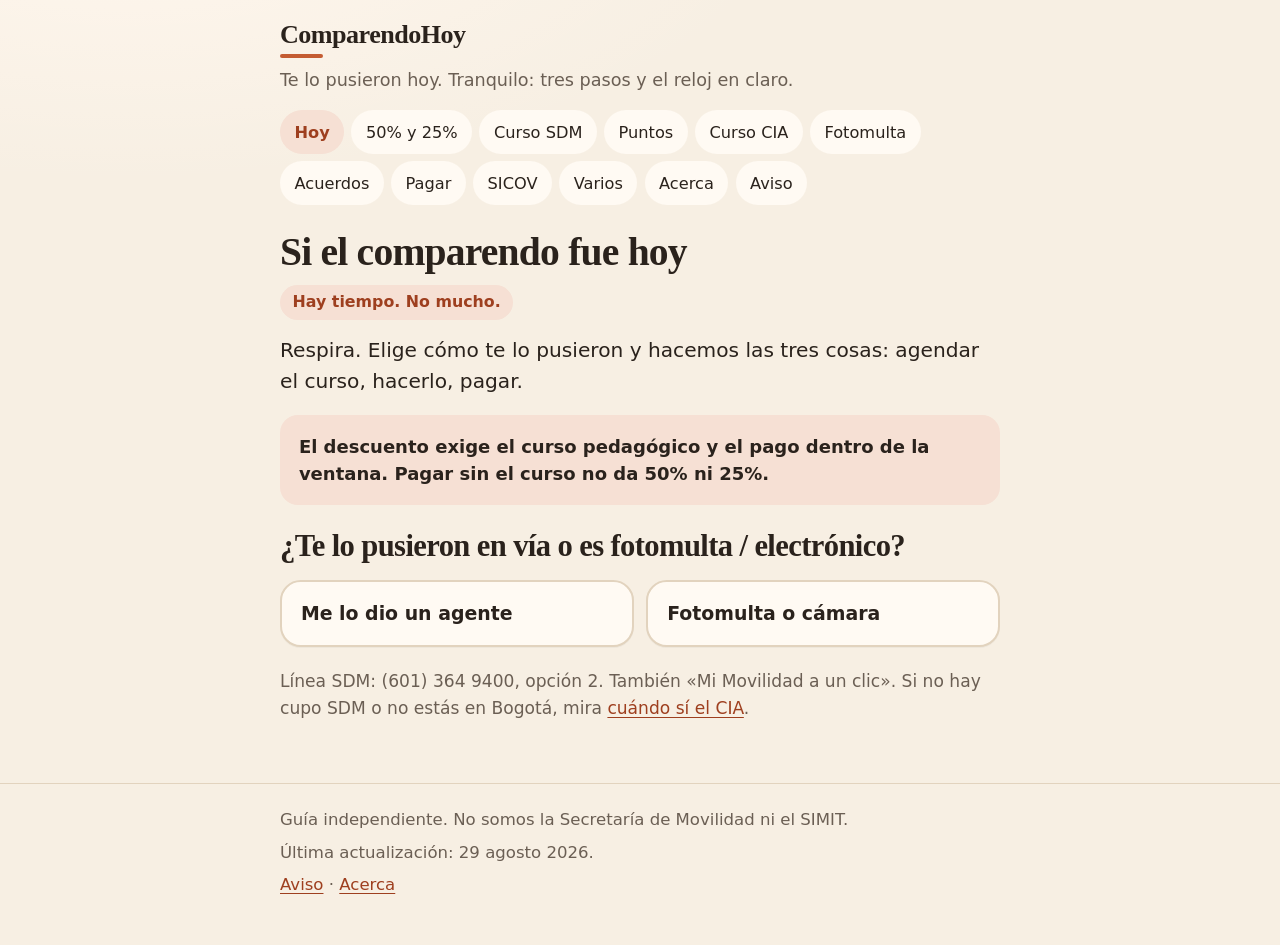
<file: index.html>
<!DOCTYPE html>
<html lang="es">
<head>
  <meta charset="utf-8">
  <meta name="viewport" content="width=device-width, initial-scale=1">
  <title>Si el comparendo fue hoy — ComparendoHoy</title>
  <meta name="description" content="Qué hacer el mismo día de un comparendo en Bogotá: vía o fotomulta, curso SDM y pago con descuento.">
  <link rel="stylesheet" href="css/sitio.css">
  <link rel="icon" href="favicon.svg" type="image/svg+xml">
</head>
<body>
  <a class="skip" href="#contenido">Saltar al contenido</a>
  <header class="site-header">
    <div class="wrap">
      <a class="brand" href="index.html">ComparendoHoy</a>
      <p class="tag">Te lo pusieron hoy. Tranquilo: tres pasos y el reloj en claro.</p>
      <nav class="nav" aria-label="Secciones">
      <a href="index.html" aria-current="page">Hoy</a>
      <a href="descuento-50-25.html">50% y 25%</a>
      <a href="curso-pedagogico-sdm.html">Curso SDM</a>
      <a href="puntos-curso-sdm.html">Puntos</a>
      <a href="curso-cia-cuando-si.html">Curso CIA</a>
      <a href="fotomulta.html">Fotomulta</a>
      <a href="acuerdos-de-pago.html">Acuerdos</a>
      <a href="consultar-y-pagar.html">Pagar</a>
      <a href="sicov.html">SICOV</a>
      <a href="varios-comparendos.html">Varios</a>
      <a href="acerca.html">Acerca</a>
      <a href="aviso.html">Aviso</a>
      </nav>
    </div>
  </header>
  <main id="contenido" class="site-main">
    <div class="wrap">
      <h1>Si el comparendo fue hoy</h1>
      <p class="sello">Hay tiempo. No mucho.</p>
      <p class="lead">Respira. Elige cómo te lo pusieron y hacemos las tres cosas: agendar el curso, hacerlo, pagar.</p>
      <div class="duro">
        <p>El descuento exige el curso pedagógico y el pago dentro de la ventana. Pagar sin el curso no da 50% ni 25%.</p>
      </div>
      <h2 class="pregunta">¿Te lo pusieron en vía o es fotomulta / electrónico?</h2>
      <noscript>
        <p class="aviso-ns">Sin JavaScript. Ve directo al <a href="#rama-via">reloj en vía</a> o al <a href="#rama-foto">reloj de fotomulta</a>.</p>
      </noscript>
      <div class="ramas">
        <button type="button" class="rama-btn" id="btn-via" aria-pressed="false" aria-controls="rama-via">Me lo dio un agente</button>
        <button type="button" class="rama-btn" id="btn-foto" aria-pressed="false" aria-controls="rama-foto">Fotomulta o cámara</button>
      </div>

      <section class="rama" id="rama-via" aria-labelledby="tit-via">
        <h2 class="reloj-titulo" id="tit-via">Reloj en vía</h2>
        <p>Un agente te lo impuso. El reloj arranca el día de la imposición. Días hábiles. No cuentan sábados, domingos ni festivos. Ley 769 de 2002, art. 136.</p>
        <div class="tramos">
          <div class="tramo">
            <strong>50%</strong>
            Días hábiles 1 a 5: curso pedagógico y pago.
          </div>
          <div class="tramo segundo">
            <strong>25%</strong>
            Días hábiles 6 a 20: curso pedagógico y pago.
          </div>
          <div class="tramo fuera">
            Después del día 20 hábil esa ventana de descuento se acabó.
          </div>
        </div>
        <h3>Las tres acciones</h3>
        <ol class="pasos">
          <li><a href="curso-pedagogico-sdm.html">Agendar el curso SDM</a>. Es gratis. Sin intermediarios.</li>
          <li><a href="puntos-curso-sdm.html">Hacer el curso</a>. Un curso por cada orden de comparendo. Documento original. RUNT inscrito.</li>
          <li>Pagar. El volante con descuento sale después del curso. Pagar antes, sin el curso, no te deja el 50 ni el 25.</li>
        </ol>
        <div class="btn-fila">
          <a class="btn" href="https://www.movilidadbogota.gov.co/">Agendar en movilidadbogota.gov.co</a>
          <a class="btn btn-sec" href="descuento-50-25.html">Ver plazos y bandas 2026</a>
        </div>
      </section>

      <section class="rama" id="rama-foto" aria-labelledby="tit-foto">
        <h2 class="reloj-titulo" id="tit-foto">Reloj fotomulta / electrónico</h2>
        <p>El reloj no es el de la foto. Es el de la <strong>notificación</strong>. Si aún no te notificaron, esa ventana de 11 días no empezó.</p>
        <div class="tramos">
          <div class="tramo">
            <strong>50%</strong>
            11 días hábiles desde la notificación: curso y pago.
          </div>
          <div class="tramo segundo">
            <strong>25%</strong>
            Días hábiles 12 a 26 desde la notificación: curso y pago.
          </div>
          <div class="tramo fuera">
            Después del día 26 hábil esa ventana se acabó.
          </div>
        </div>
        <h3>Las tres acciones</h3>
        <ol class="pasos">
          <li><a href="curso-pedagogico-sdm.html">Agendar el curso SDM</a>. Es gratis. Sin intermediarios.</li>
          <li><a href="puntos-curso-sdm.html">Hacer el curso</a>. Un curso por cada orden de comparendo.</li>
          <li>Pagar con el volante ya descontado. Curso y pago, los dos, dentro de la ventana.</li>
        </ol>
        <div class="btn-fila">
          <a class="btn" href="fotomulta.html">Notificación, no la foto</a>
          <a class="btn btn-sec" href="https://www.movilidadbogota.gov.co/">Agendar en movilidadbogota.gov.co</a>
        </div>
      </section>

      <p class="nota">Línea SDM: (601) 364 9400, opción 2. También «Mi Movilidad a un clic». Si no hay cupo SDM o no estás en Bogotá, mira <a href="curso-cia-cuando-si.html">cuándo sí el CIA</a>.</p>

    </div>
  </main>
  <footer class="site-footer">
    <div class="wrap">
      <p>Guía independiente. No somos la Secretaría de Movilidad ni el SIMIT.</p>
      <p>Última actualización: 29 agosto 2026.</p>
      <p><a href="aviso.html">Aviso</a> · <a href="acerca.html">Acerca</a></p>
    </div>
  </footer>
  <script src="js/rama.js" defer></script>
</body>
</html>
</file>
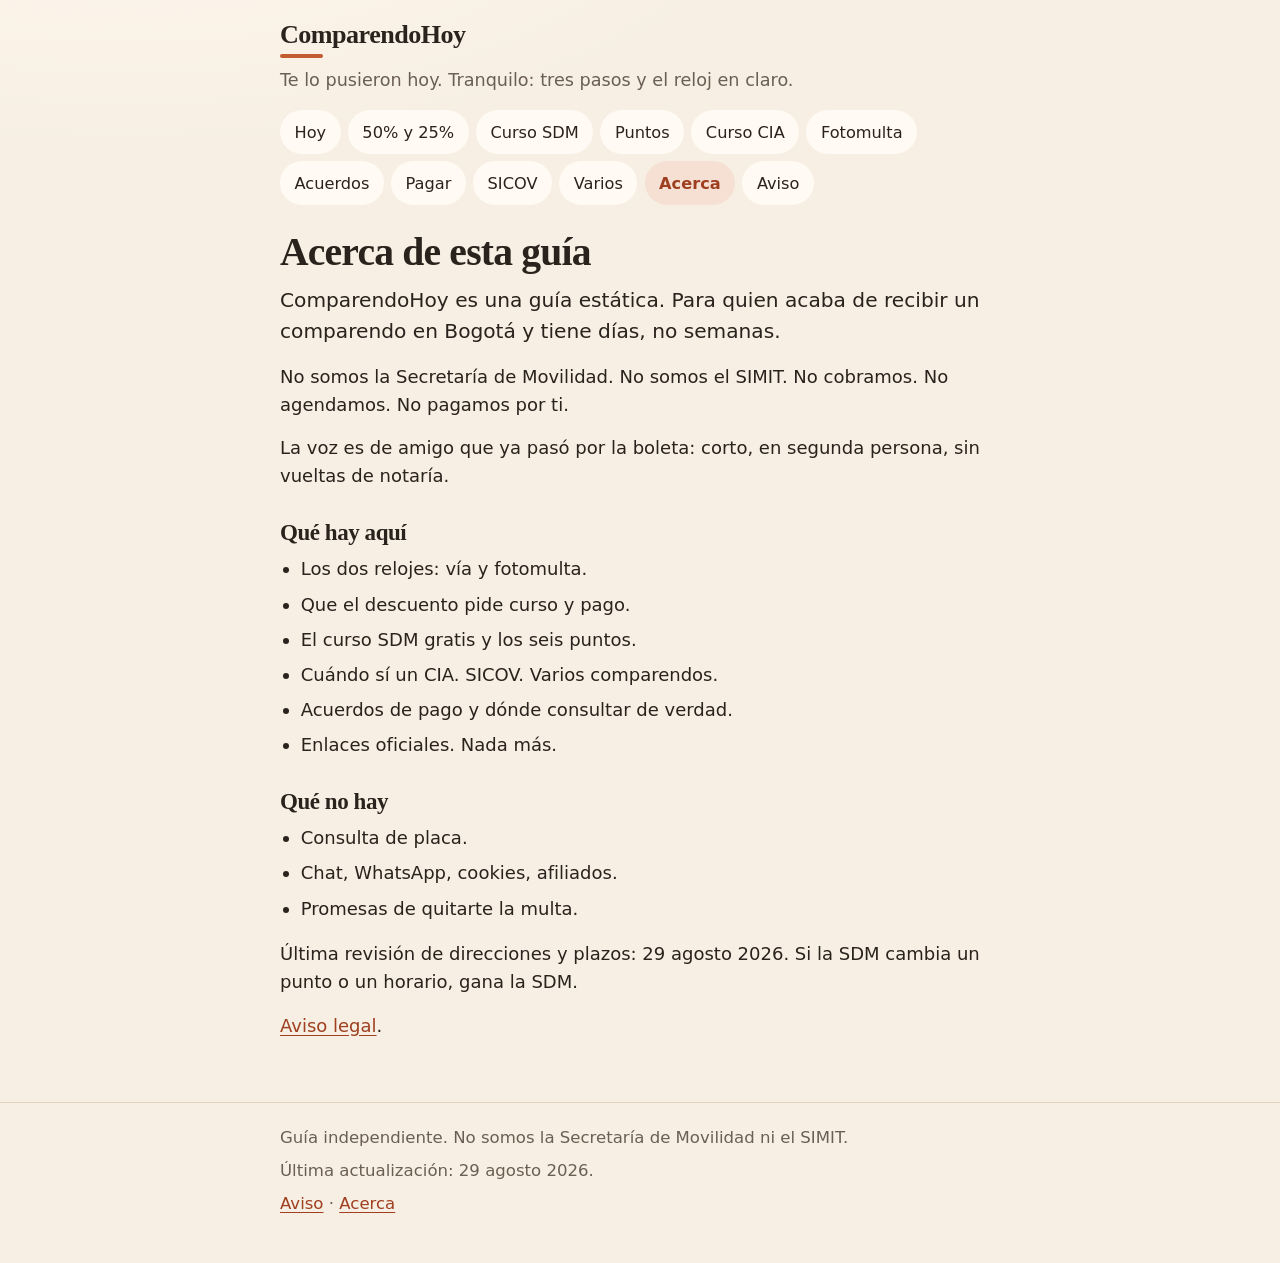
<file: acerca.html>
<!DOCTYPE html>
<html lang="es">
<head>
  <meta charset="utf-8">
  <meta name="viewport" content="width=device-width, initial-scale=1">
  <title>Acerca — ComparendoHoy</title>
  <meta name="description" content="ComparendoHoy es una guía independiente de comparendos en Bogotá. No es la SDM ni el SIMIT.">
  <link rel="stylesheet" href="css/sitio.css">
  <link rel="icon" href="favicon.svg" type="image/svg+xml">
</head>
<body>
  <a class="skip" href="#contenido">Saltar al contenido</a>
  <header class="site-header">
    <div class="wrap">
      <a class="brand" href="index.html">ComparendoHoy</a>
      <p class="tag">Te lo pusieron hoy. Tranquilo: tres pasos y el reloj en claro.</p>
      <nav class="nav" aria-label="Secciones">
      <a href="index.html">Hoy</a>
      <a href="descuento-50-25.html">50% y 25%</a>
      <a href="curso-pedagogico-sdm.html">Curso SDM</a>
      <a href="puntos-curso-sdm.html">Puntos</a>
      <a href="curso-cia-cuando-si.html">Curso CIA</a>
      <a href="fotomulta.html">Fotomulta</a>
      <a href="acuerdos-de-pago.html">Acuerdos</a>
      <a href="consultar-y-pagar.html">Pagar</a>
      <a href="sicov.html">SICOV</a>
      <a href="varios-comparendos.html">Varios</a>
      <a href="acerca.html" aria-current="page">Acerca</a>
      <a href="aviso.html">Aviso</a>
      </nav>
    </div>
  </header>
  <main id="contenido" class="site-main">
    <div class="wrap">
      <h1>Acerca de esta guía</h1>
      <p class="lead">ComparendoHoy es una guía estática. Para quien acaba de recibir un comparendo en Bogotá y tiene días, no semanas.</p>
      <p>No somos la Secretaría de Movilidad. No somos el SIMIT. No cobramos. No agendamos. No pagamos por ti.</p>
      <p>La voz es de amigo que ya pasó por la boleta: corto, en segunda persona, sin vueltas de notaría.</p>
      <h2>Qué hay aquí</h2>
      <ul class="lista">
        <li>Los dos relojes: vía y fotomulta.</li>
        <li>Que el descuento pide curso y pago.</li>
        <li>El curso SDM gratis y los seis puntos.</li>
        <li>Cuándo sí un CIA. SICOV. Varios comparendos.</li>
        <li>Acuerdos de pago y dónde consultar de verdad.</li>
        <li>Enlaces oficiales. Nada más.</li>
      </ul>
      <h2>Qué no hay</h2>
      <ul class="lista">
        <li>Consulta de placa.</li>
        <li>Chat, WhatsApp, cookies, afiliados.</li>
        <li>Promesas de quitarte la multa.</li>
      </ul>
      <p>Última revisión de direcciones y plazos: 29 agosto 2026. Si la SDM cambia un punto o un horario, gana la SDM.</p>
      <p><a href="aviso.html">Aviso legal</a>.</p>

    </div>
  </main>
  <footer class="site-footer">
    <div class="wrap">
      <p>Guía independiente. No somos la Secretaría de Movilidad ni el SIMIT.</p>
      <p>Última actualización: 29 agosto 2026.</p>
      <p><a href="aviso.html">Aviso</a> · <a href="acerca.html">Acerca</a></p>
    </div>
  </footer>
</body>
</html>
</file>
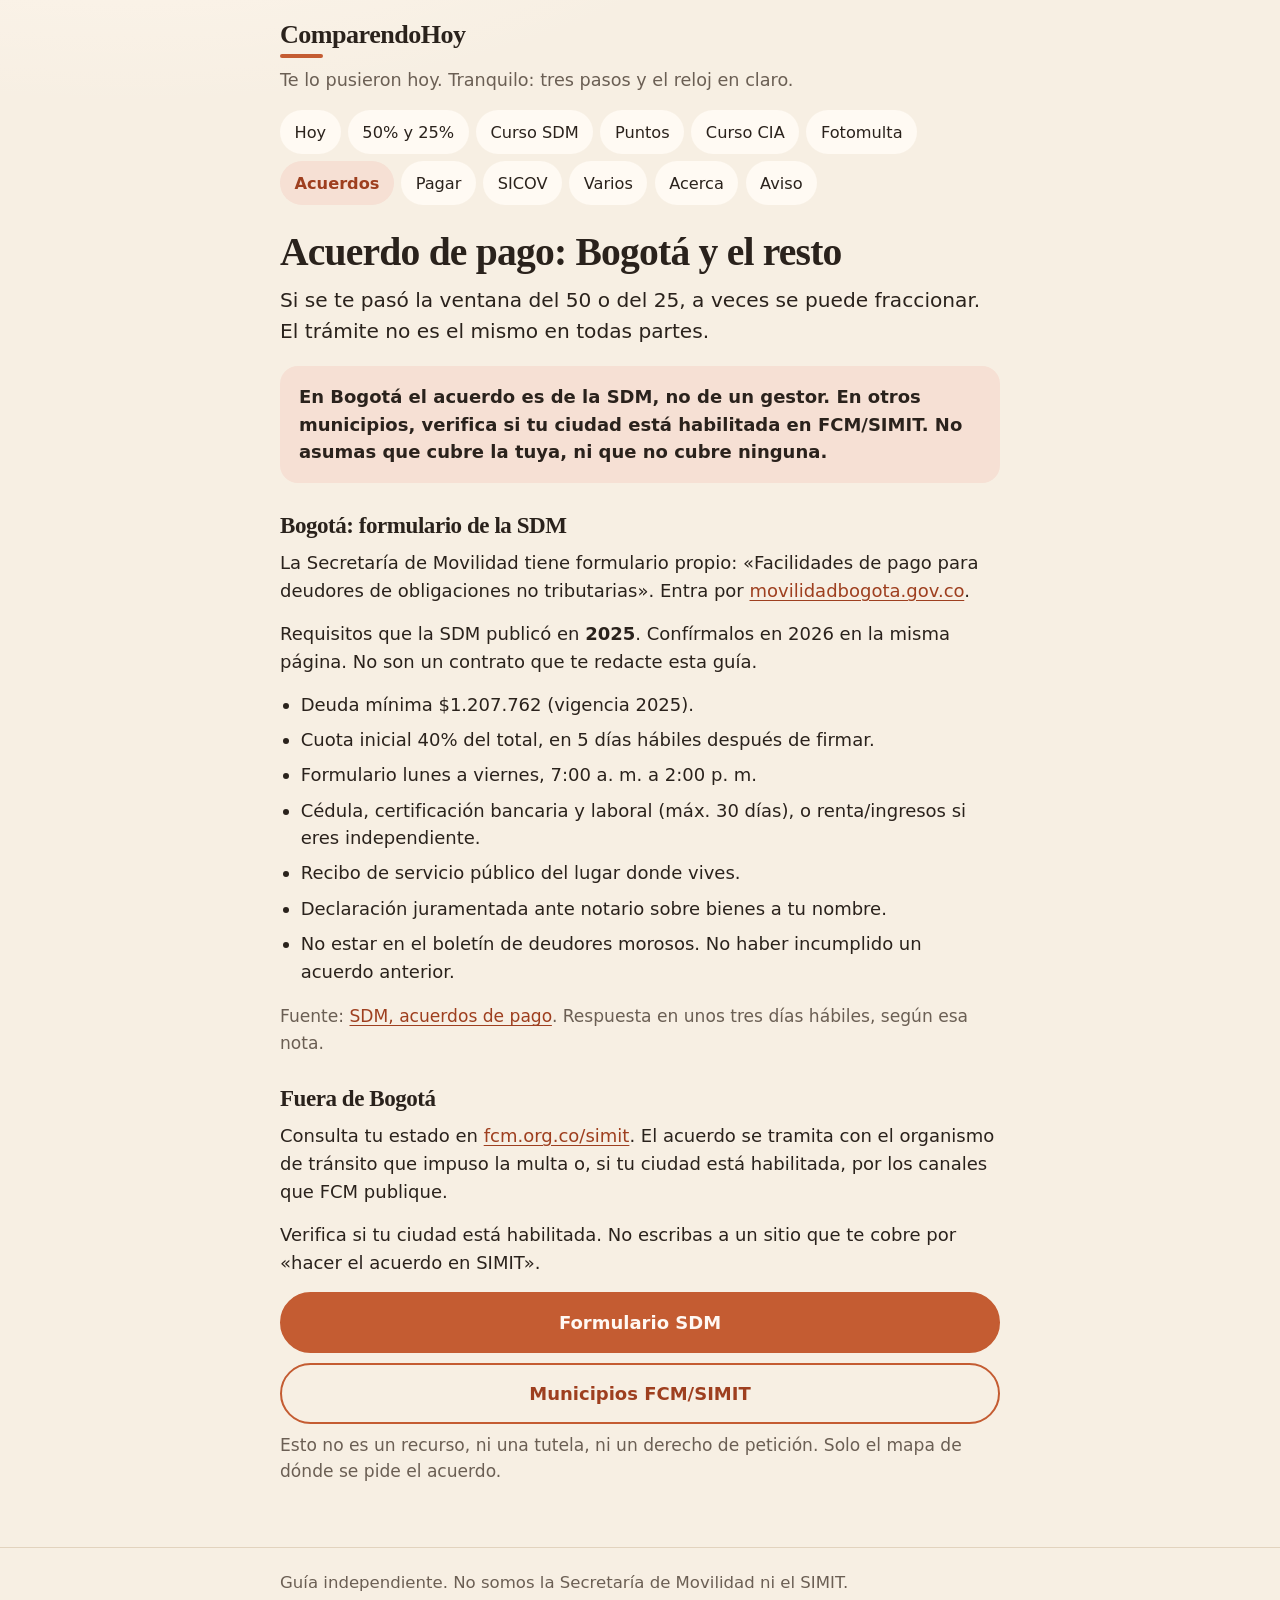
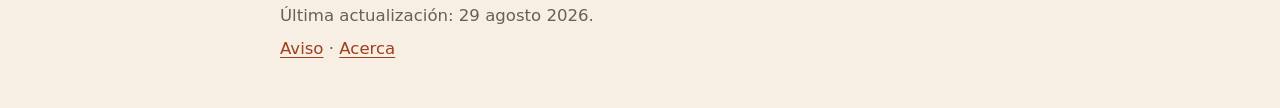
<file: acuerdos-de-pago.html>
<!DOCTYPE html>
<html lang="es">
<head>
  <meta charset="utf-8">
  <meta name="viewport" content="width=device-width, initial-scale=1">
  <title>Acuerdos de pago — ComparendoHoy</title>
  <meta name="description" content="Acuerdo de pago de comparendos en Bogotá (formulario SDM) y cómo verificar si tu municipio está en FCM/SIMIT.">
  <link rel="stylesheet" href="css/sitio.css">
  <link rel="icon" href="favicon.svg" type="image/svg+xml">
</head>
<body>
  <a class="skip" href="#contenido">Saltar al contenido</a>
  <header class="site-header">
    <div class="wrap">
      <a class="brand" href="index.html">ComparendoHoy</a>
      <p class="tag">Te lo pusieron hoy. Tranquilo: tres pasos y el reloj en claro.</p>
      <nav class="nav" aria-label="Secciones">
      <a href="index.html">Hoy</a>
      <a href="descuento-50-25.html">50% y 25%</a>
      <a href="curso-pedagogico-sdm.html">Curso SDM</a>
      <a href="puntos-curso-sdm.html">Puntos</a>
      <a href="curso-cia-cuando-si.html">Curso CIA</a>
      <a href="fotomulta.html">Fotomulta</a>
      <a href="acuerdos-de-pago.html" aria-current="page">Acuerdos</a>
      <a href="consultar-y-pagar.html">Pagar</a>
      <a href="sicov.html">SICOV</a>
      <a href="varios-comparendos.html">Varios</a>
      <a href="acerca.html">Acerca</a>
      <a href="aviso.html">Aviso</a>
      </nav>
    </div>
  </header>
  <main id="contenido" class="site-main">
    <div class="wrap">
      <h1>Acuerdo de pago: Bogotá y el resto</h1>
      <p class="lead">Si se te pasó la ventana del 50 o del 25, a veces se puede fraccionar. El trámite no es el mismo en todas partes.</p>
      <div class="duro">
        <p>En Bogotá el acuerdo es de la SDM, no de un gestor. En otros municipios, verifica si tu ciudad está habilitada en FCM/SIMIT. No asumas que cubre la tuya, ni que no cubre ninguna.</p>
      </div>

      <h2>Bogotá: formulario de la SDM</h2>
      <p>La Secretaría de Movilidad tiene formulario propio: «Facilidades de pago para deudores de obligaciones no tributarias». Entra por <a href="https://www.movilidadbogota.gov.co/">movilidadbogota.gov.co</a>.</p>
      <p>Requisitos que la SDM publicó en <strong>2025</strong>. Confírmalos en 2026 en la misma página. No son un contrato que te redacte esta guía.</p>
      <ul class="lista">
        <li>Deuda mínima $1.207.762 (vigencia 2025).</li>
        <li>Cuota inicial 40% del total, en 5 días hábiles después de firmar.</li>
        <li>Formulario lunes a viernes, 7:00 a. m. a 2:00 p. m.</li>
        <li>Cédula, certificación bancaria y laboral (máx. 30 días), o renta/ingresos si eres independiente.</li>
        <li>Recibo de servicio público del lugar donde vives.</li>
        <li>Declaración juramentada ante notario sobre bienes a tu nombre.</li>
        <li>No estar en el boletín de deudores morosos. No haber incumplido un acuerdo anterior.</li>
      </ul>
      <p class="nota">Fuente: <a href="https://www.movilidadbogota.gov.co/movilidad-facilita-los-acuerdos-de-pago-tramite-digital-rapido-y-sin-intermediarios">SDM, acuerdos de pago</a>. Respuesta en unos tres días hábiles, según esa nota.</p>

      <h2>Fuera de Bogotá</h2>
      <p>Consulta tu estado en <a href="https://fcm.org.co/simit">fcm.org.co/simit</a>. El acuerdo se tramita con el organismo de tránsito que impuso la multa o, si tu ciudad está habilitada, por los canales que FCM publique.</p>
      <p>Verifica si tu ciudad está habilitada. No escribas a un sitio que te cobre por «hacer el acuerdo en SIMIT».</p>
      <div class="btn-fila">
        <a class="btn" href="https://www.movilidadbogota.gov.co/movilidad-facilita-los-acuerdos-de-pago-tramite-digital-rapido-y-sin-intermediarios">Formulario SDM</a>
        <a class="btn btn-sec" href="https://www.fcm.org.co/acuerdos-de-pago/">Municipios FCM/SIMIT</a>
      </div>
      <p class="nota">Esto no es un recurso, ni una tutela, ni un derecho de petición. Solo el mapa de dónde se pide el acuerdo.</p>
    </div>
  </main>
  <footer class="site-footer">
    <div class="wrap">
      <p>Guía independiente. No somos la Secretaría de Movilidad ni el SIMIT.</p>
      <p>Última actualización: 29 agosto 2026.</p>
      <p><a href="aviso.html">Aviso</a> · <a href="acerca.html">Acerca</a></p>
    </div>
  </footer>
</body>
</html>
</file>
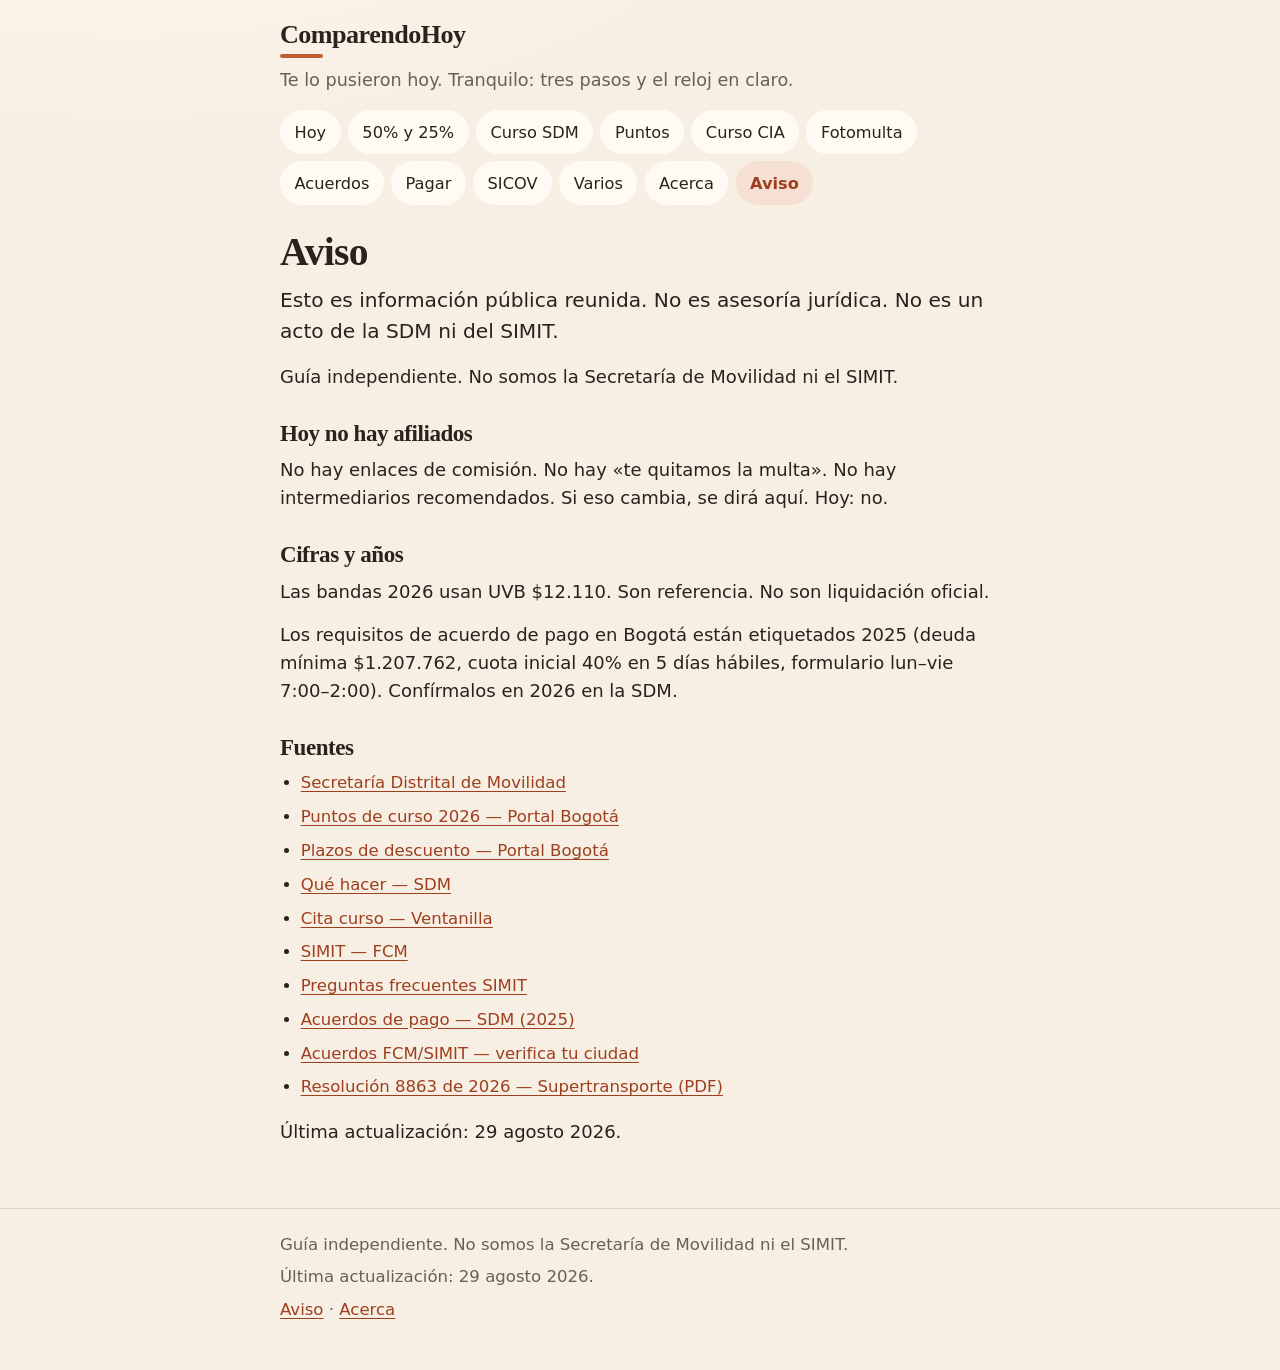
<file: aviso.html>
<!DOCTYPE html>
<html lang="es">
<head>
  <meta charset="utf-8">
  <meta name="viewport" content="width=device-width, initial-scale=1">
  <title>Aviso — ComparendoHoy</title>
  <meta name="description" content="Aviso de ComparendoHoy: guía independiente, sin afiliados, con fuentes oficiales.">
  <link rel="stylesheet" href="css/sitio.css">
  <link rel="icon" href="favicon.svg" type="image/svg+xml">
</head>
<body>
  <a class="skip" href="#contenido">Saltar al contenido</a>
  <header class="site-header">
    <div class="wrap">
      <a class="brand" href="index.html">ComparendoHoy</a>
      <p class="tag">Te lo pusieron hoy. Tranquilo: tres pasos y el reloj en claro.</p>
      <nav class="nav" aria-label="Secciones">
      <a href="index.html">Hoy</a>
      <a href="descuento-50-25.html">50% y 25%</a>
      <a href="curso-pedagogico-sdm.html">Curso SDM</a>
      <a href="puntos-curso-sdm.html">Puntos</a>
      <a href="curso-cia-cuando-si.html">Curso CIA</a>
      <a href="fotomulta.html">Fotomulta</a>
      <a href="acuerdos-de-pago.html">Acuerdos</a>
      <a href="consultar-y-pagar.html">Pagar</a>
      <a href="sicov.html">SICOV</a>
      <a href="varios-comparendos.html">Varios</a>
      <a href="acerca.html">Acerca</a>
      <a href="aviso.html" aria-current="page">Aviso</a>
      </nav>
    </div>
  </header>
  <main id="contenido" class="site-main">
    <div class="wrap">
      <h1>Aviso</h1>
      <p class="lead">Esto es información pública reunida. No es asesoría jurídica. No es un acto de la SDM ni del SIMIT.</p>
      <p>Guía independiente. No somos la Secretaría de Movilidad ni el SIMIT.</p>
      <h2>Hoy no hay afiliados</h2>
      <p>No hay enlaces de comisión. No hay «te quitamos la multa». No hay intermediarios recomendados. Si eso cambia, se dirá aquí. Hoy: no.</p>
      <h2>Cifras y años</h2>
      <p>Las bandas 2026 usan UVB $12.110. Son referencia. No son liquidación oficial.</p>
      <p>Los requisitos de acuerdo de pago en Bogotá están etiquetados 2025 (deuda mínima $1.207.762, cuota inicial 40% en 5 días hábiles, formulario lun–vie 7:00–2:00). Confírmalos en 2026 en la SDM.</p>
      <h2>Fuentes</h2>
      <ul class="fuentes lista">
        <li><a href="https://www.movilidadbogota.gov.co/">Secretaría Distrital de Movilidad</a></li>
        <li><a href="https://bogota.gov.co/mi-ciudad/movilidad/bogota-amplia-atencion-cursos-pedagogicos-de-multas-transito-2026">Puntos de curso 2026 — Portal Bogotá</a></li>
        <li><a href="https://bogota.gov.co/mi-ciudad/movilidad/bogota-plazos-para-obtener-descuentos-en-los-comparendos-de-transito">Plazos de descuento — Portal Bogotá</a></li>
        <li><a href="https://www.movilidadbogota.gov.co/que-hacer-cuando-le-imponen-un-comparendo">Qué hacer — SDM</a></li>
        <li><a href="https://www.ventanillamovilidad.com.co/paso-a-pasos/cita-para-realizar-el-curso-pedagogico">Cita curso — Ventanilla</a></li>
        <li><a href="https://fcm.org.co/simit">SIMIT — FCM</a></li>
        <li><a href="https://www.fcm.org.co/preguntas-frecuentes-simit/">Preguntas frecuentes SIMIT</a></li>
        <li><a href="https://www.movilidadbogota.gov.co/movilidad-facilita-los-acuerdos-de-pago-tramite-digital-rapido-y-sin-intermediarios">Acuerdos de pago — SDM (2025)</a></li>
        <li><a href="https://www.fcm.org.co/acuerdos-de-pago/">Acuerdos FCM/SIMIT — verifica tu ciudad</a></li>
        <li><a href="https://www.supertransporte.gov.co/documentos/2026/Julio/OTIC_16/RESOLUCION_008863_DE_2026.pdf">Resolución 8863 de 2026 — Supertransporte (PDF)</a></li>
      </ul>
      <p>Última actualización: 29 agosto 2026.</p>

    </div>
  </main>
  <footer class="site-footer">
    <div class="wrap">
      <p>Guía independiente. No somos la Secretaría de Movilidad ni el SIMIT.</p>
      <p>Última actualización: 29 agosto 2026.</p>
      <p><a href="aviso.html">Aviso</a> · <a href="acerca.html">Acerca</a></p>
    </div>
  </footer>
</body>
</html>
</file>
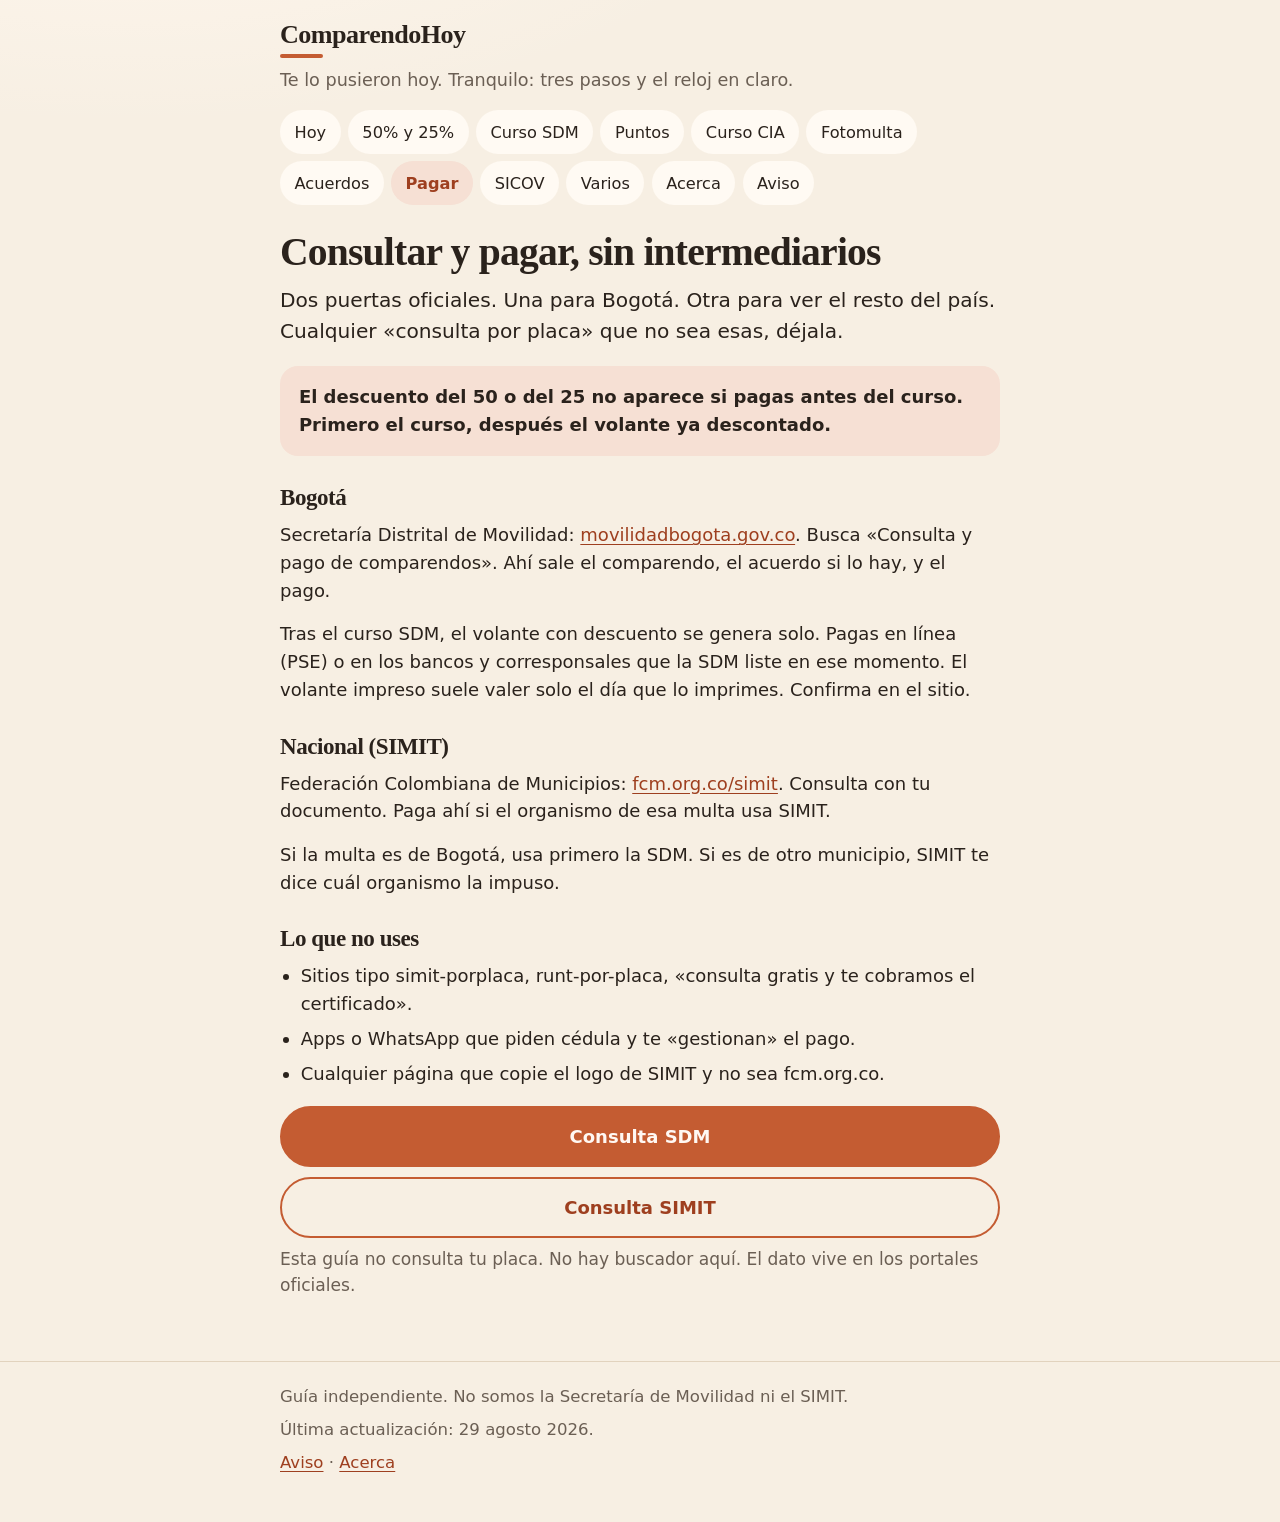
<file: consultar-y-pagar.html>
<!DOCTYPE html>
<html lang="es">
<head>
  <meta charset="utf-8">
  <meta name="viewport" content="width=device-width, initial-scale=1">
  <title>Consultar y pagar — ComparendoHoy</title>
  <meta name="description" content="Dónde consultar y pagar un comparendo en Bogotá: solo sitios oficiales de la SDM y SIMIT. Sin consulta por placa de terceros.">
  <link rel="stylesheet" href="css/sitio.css">
  <link rel="icon" href="favicon.svg" type="image/svg+xml">
</head>
<body>
  <a class="skip" href="#contenido">Saltar al contenido</a>
  <header class="site-header">
    <div class="wrap">
      <a class="brand" href="index.html">ComparendoHoy</a>
      <p class="tag">Te lo pusieron hoy. Tranquilo: tres pasos y el reloj en claro.</p>
      <nav class="nav" aria-label="Secciones">
      <a href="index.html">Hoy</a>
      <a href="descuento-50-25.html">50% y 25%</a>
      <a href="curso-pedagogico-sdm.html">Curso SDM</a>
      <a href="puntos-curso-sdm.html">Puntos</a>
      <a href="curso-cia-cuando-si.html">Curso CIA</a>
      <a href="fotomulta.html">Fotomulta</a>
      <a href="acuerdos-de-pago.html">Acuerdos</a>
      <a href="consultar-y-pagar.html" aria-current="page">Pagar</a>
      <a href="sicov.html">SICOV</a>
      <a href="varios-comparendos.html">Varios</a>
      <a href="acerca.html">Acerca</a>
      <a href="aviso.html">Aviso</a>
      </nav>
    </div>
  </header>
  <main id="contenido" class="site-main">
    <div class="wrap">
      <h1>Consultar y pagar, sin intermediarios</h1>
      <p class="lead">Dos puertas oficiales. Una para Bogotá. Otra para ver el resto del país. Cualquier «consulta por placa» que no sea esas, déjala.</p>
      <div class="duro">
        <p>El descuento del 50 o del 25 no aparece si pagas antes del curso. Primero el curso, después el volante ya descontado.</p>
      </div>

      <h2>Bogotá</h2>
      <p>Secretaría Distrital de Movilidad: <a href="https://www.movilidadbogota.gov.co/">movilidadbogota.gov.co</a>. Busca «Consulta y pago de comparendos». Ahí sale el comparendo, el acuerdo si lo hay, y el pago.</p>
      <p>Tras el curso SDM, el volante con descuento se genera solo. Pagas en línea (PSE) o en los bancos y corresponsales que la SDM liste en ese momento. El volante impreso suele valer solo el día que lo imprimes. Confirma en el sitio.</p>

      <h2>Nacional (SIMIT)</h2>
      <p>Federación Colombiana de Municipios: <a href="https://fcm.org.co/simit">fcm.org.co/simit</a>. Consulta con tu documento. Paga ahí si el organismo de esa multa usa SIMIT.</p>
      <p>Si la multa es de Bogotá, usa primero la SDM. Si es de otro municipio, SIMIT te dice cuál organismo la impuso.</p>

      <h2>Lo que no uses</h2>
      <ul class="lista">
        <li>Sitios tipo simit-porplaca, runt-por-placa, «consulta gratis y te cobramos el certificado».</li>
        <li>Apps o WhatsApp que piden cédula y te «gestionan» el pago.</li>
        <li>Cualquier página que copie el logo de SIMIT y no sea fcm.org.co.</li>
      </ul>
      <div class="btn-fila">
        <a class="btn" href="https://www.movilidadbogota.gov.co/">Consulta SDM</a>
        <a class="btn btn-sec" href="https://fcm.org.co/simit">Consulta SIMIT</a>
      </div>
      <p class="nota">Esta guía no consulta tu placa. No hay buscador aquí. El dato vive en los portales oficiales.</p>
    </div>
  </main>
  <footer class="site-footer">
    <div class="wrap">
      <p>Guía independiente. No somos la Secretaría de Movilidad ni el SIMIT.</p>
      <p>Última actualización: 29 agosto 2026.</p>
      <p><a href="aviso.html">Aviso</a> · <a href="acerca.html">Acerca</a></p>
    </div>
  </footer>
</body>
</html>
</file>
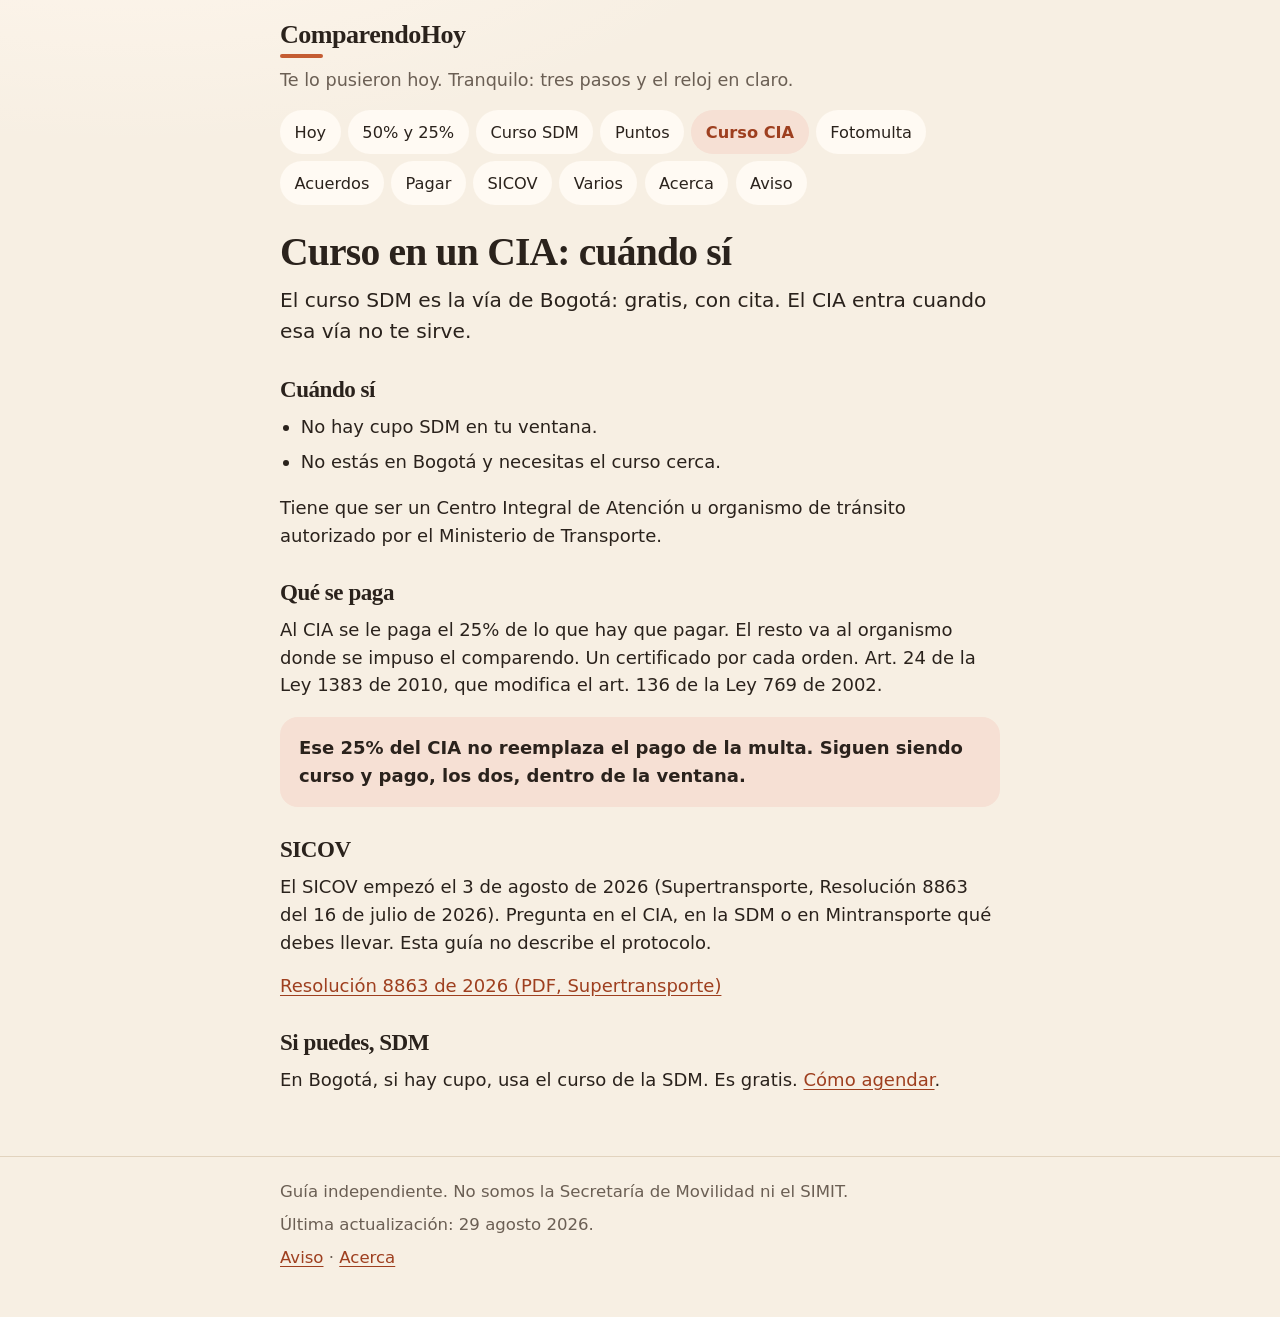
<file: curso-cia-cuando-si.html>
<!DOCTYPE html>
<html lang="es">
<head>
  <meta charset="utf-8">
  <meta name="viewport" content="width=device-width, initial-scale=1">
  <title>Curso CIA: cuándo sí — ComparendoHoy</title>
  <meta name="description" content="Cuándo hacer el curso pedagógico en un CIA: sin cupo SDM o fuera de Bogotá. Se paga el 25% al CIA.">
  <link rel="stylesheet" href="css/sitio.css">
  <link rel="icon" href="favicon.svg" type="image/svg+xml">
</head>
<body>
  <a class="skip" href="#contenido">Saltar al contenido</a>
  <header class="site-header">
    <div class="wrap">
      <a class="brand" href="index.html">ComparendoHoy</a>
      <p class="tag">Te lo pusieron hoy. Tranquilo: tres pasos y el reloj en claro.</p>
      <nav class="nav" aria-label="Secciones">
      <a href="index.html">Hoy</a>
      <a href="descuento-50-25.html">50% y 25%</a>
      <a href="curso-pedagogico-sdm.html">Curso SDM</a>
      <a href="puntos-curso-sdm.html">Puntos</a>
      <a href="curso-cia-cuando-si.html" aria-current="page">Curso CIA</a>
      <a href="fotomulta.html">Fotomulta</a>
      <a href="acuerdos-de-pago.html">Acuerdos</a>
      <a href="consultar-y-pagar.html">Pagar</a>
      <a href="sicov.html">SICOV</a>
      <a href="varios-comparendos.html">Varios</a>
      <a href="acerca.html">Acerca</a>
      <a href="aviso.html">Aviso</a>
      </nav>
    </div>
  </header>
  <main id="contenido" class="site-main">
    <div class="wrap">
      <h1>Curso en un CIA: cuándo sí</h1>
      <p class="lead">El curso SDM es la vía de Bogotá: gratis, con cita. El CIA entra cuando esa vía no te sirve.</p>
      <h2>Cuándo sí</h2>
      <ul class="lista">
        <li>No hay cupo SDM en tu ventana.</li>
        <li>No estás en Bogotá y necesitas el curso cerca.</li>
      </ul>
      <p>Tiene que ser un Centro Integral de Atención u organismo de tránsito autorizado por el Ministerio de Transporte.</p>

      <h2>Qué se paga</h2>
      <p>Al CIA se le paga el 25% de lo que hay que pagar. El resto va al organismo donde se impuso el comparendo. Un certificado por cada orden. Art. 24 de la Ley 1383 de 2010, que modifica el art. 136 de la Ley 769 de 2002.</p>
      <div class="duro">
        <p>Ese 25% del CIA no reemplaza el pago de la multa. Siguen siendo curso y pago, los dos, dentro de la ventana.</p>
      </div>

      <h2>SICOV</h2>
      <p>El SICOV empezó el 3 de agosto de 2026 (Supertransporte, Resolución 8863 del 16 de julio de 2026). Pregunta en el CIA, en la SDM o en Mintransporte qué debes llevar. Esta guía no describe el protocolo.</p>
      <p><a href="https://www.supertransporte.gov.co/documentos/2026/Julio/OTIC_16/RESOLUCION_008863_DE_2026.pdf">Resolución 8863 de 2026 (PDF, Supertransporte)</a></p>

      <h2>Si puedes, SDM</h2>
      <p>En Bogotá, si hay cupo, usa el curso de la SDM. Es gratis. <a href="curso-pedagogico-sdm.html">Cómo agendar</a>.</p>

    </div>
  </main>
  <footer class="site-footer">
    <div class="wrap">
      <p>Guía independiente. No somos la Secretaría de Movilidad ni el SIMIT.</p>
      <p>Última actualización: 29 agosto 2026.</p>
      <p><a href="aviso.html">Aviso</a> · <a href="acerca.html">Acerca</a></p>
    </div>
  </footer>
</body>
</html>
</file>
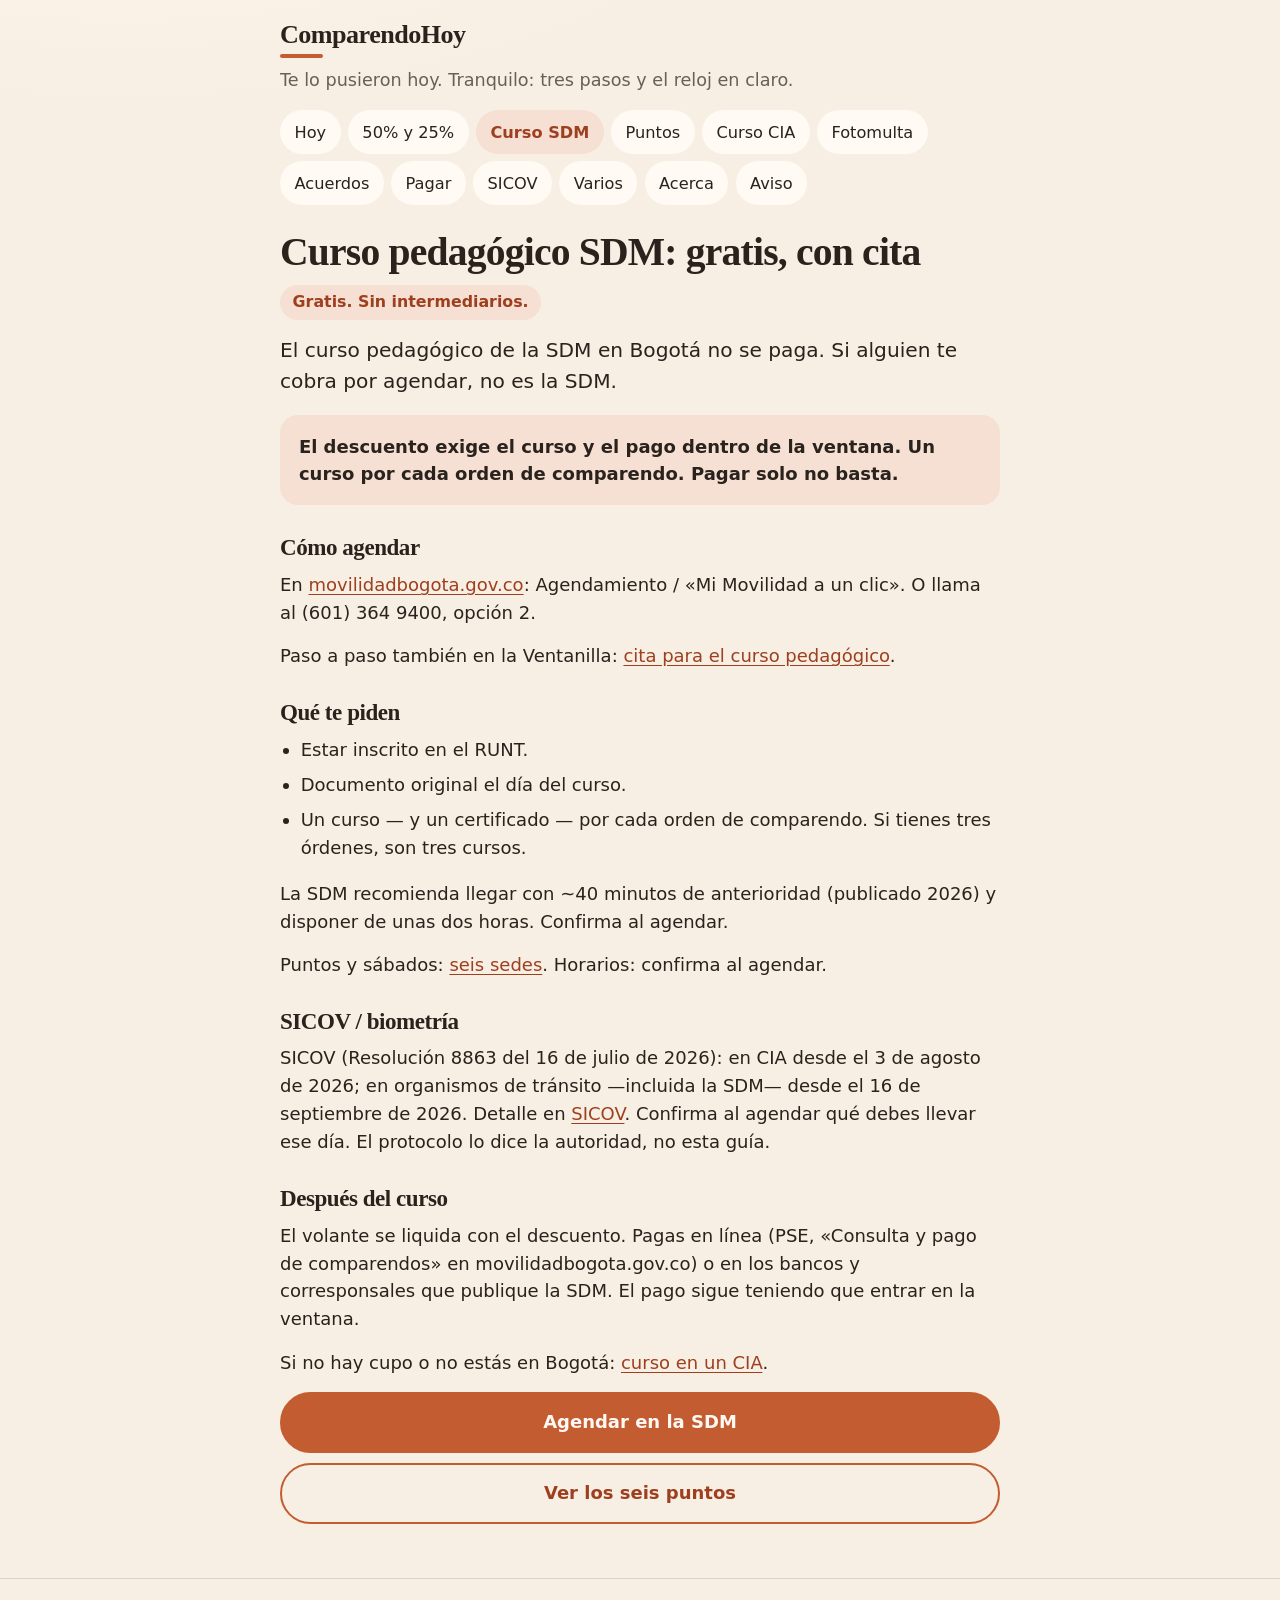
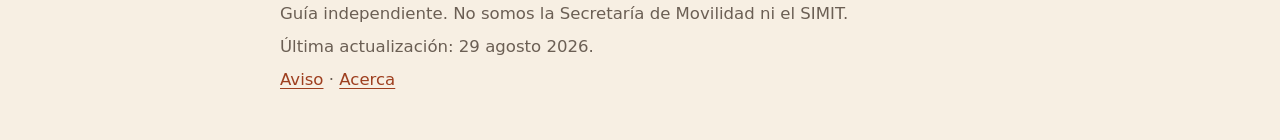
<file: curso-pedagogico-sdm.html>
<!DOCTYPE html>
<html lang="es">
<head>
  <meta charset="utf-8">
  <meta name="viewport" content="width=device-width, initial-scale=1">
  <title>Curso pedagógico SDM — ComparendoHoy</title>
  <meta name="description" content="Cómo agendar el curso pedagógico gratis de la SDM en Bogotá: RUNT, documento original, un curso por comparendo.">
  <link rel="stylesheet" href="css/sitio.css">
  <link rel="icon" href="favicon.svg" type="image/svg+xml">
</head>
<body>
  <a class="skip" href="#contenido">Saltar al contenido</a>
  <header class="site-header">
    <div class="wrap">
      <a class="brand" href="index.html">ComparendoHoy</a>
      <p class="tag">Te lo pusieron hoy. Tranquilo: tres pasos y el reloj en claro.</p>
      <nav class="nav" aria-label="Secciones">
      <a href="index.html">Hoy</a>
      <a href="descuento-50-25.html">50% y 25%</a>
      <a href="curso-pedagogico-sdm.html" aria-current="page">Curso SDM</a>
      <a href="puntos-curso-sdm.html">Puntos</a>
      <a href="curso-cia-cuando-si.html">Curso CIA</a>
      <a href="fotomulta.html">Fotomulta</a>
      <a href="acuerdos-de-pago.html">Acuerdos</a>
      <a href="consultar-y-pagar.html">Pagar</a>
      <a href="sicov.html">SICOV</a>
      <a href="varios-comparendos.html">Varios</a>
      <a href="acerca.html">Acerca</a>
      <a href="aviso.html">Aviso</a>
      </nav>
    </div>
  </header>
  <main id="contenido" class="site-main">
    <div class="wrap">
      <h1>Curso pedagógico SDM: gratis, con cita</h1>
      <p class="sello">Gratis. Sin intermediarios.</p>
      <p class="lead">El curso pedagógico de la SDM en Bogotá no se paga. Si alguien te cobra por agendar, no es la SDM.</p>
      <div class="duro">
        <p>El descuento exige el curso y el pago dentro de la ventana. Un curso por cada orden de comparendo. Pagar solo no basta.</p>
      </div>

      <h2>Cómo agendar</h2>
      <p>En <a href="https://www.movilidadbogota.gov.co/">movilidadbogota.gov.co</a>: Agendamiento / «Mi Movilidad a un clic». O llama al (601) 364 9400, opción 2.</p>
      <p>Paso a paso también en la Ventanilla: <a href="https://www.ventanillamovilidad.com.co/paso-a-pasos/cita-para-realizar-el-curso-pedagogico">cita para el curso pedagógico</a>.</p>

      <h2>Qué te piden</h2>
      <ul class="lista">
        <li>Estar inscrito en el RUNT.</li>
        <li>Documento original el día del curso.</li>
        <li>Un curso — y un certificado — por cada orden de comparendo. Si tienes tres órdenes, son tres cursos.</li>
      </ul>
      <p>La SDM recomienda llegar con ~40 minutos de anterioridad (publicado 2026) y disponer de unas dos horas. Confirma al agendar.</p>
      <p>Puntos y sábados: <a href="puntos-curso-sdm.html">seis sedes</a>. Horarios: confirma al agendar.</p>

      <h2>SICOV / biometría</h2>
      <p>SICOV (Resolución 8863 del 16 de julio de 2026): en CIA desde el 3 de agosto de 2026; en organismos de tránsito —incluida la SDM— desde el 16 de septiembre de 2026. Detalle en <a href="sicov.html">SICOV</a>. Confirma al agendar qué debes llevar ese día. El protocolo lo dice la autoridad, no esta guía.</p>

      <h2>Después del curso</h2>
      <p>El volante se liquida con el descuento. Pagas en línea (PSE, «Consulta y pago de comparendos» en movilidadbogota.gov.co) o en los bancos y corresponsales que publique la SDM. El pago sigue teniendo que entrar en la ventana.</p>
      <p>Si no hay cupo o no estás en Bogotá: <a href="curso-cia-cuando-si.html">curso en un CIA</a>.</p>
      <div class="btn-fila">
        <a class="btn" href="https://www.movilidadbogota.gov.co/">Agendar en la SDM</a>
        <a class="btn btn-sec" href="puntos-curso-sdm.html">Ver los seis puntos</a>
      </div>

    </div>
  </main>
  <footer class="site-footer">
    <div class="wrap">
      <p>Guía independiente. No somos la Secretaría de Movilidad ni el SIMIT.</p>
      <p>Última actualización: 29 agosto 2026.</p>
      <p><a href="aviso.html">Aviso</a> · <a href="acerca.html">Acerca</a></p>
    </div>
  </footer>
</body>
</html>
</file>
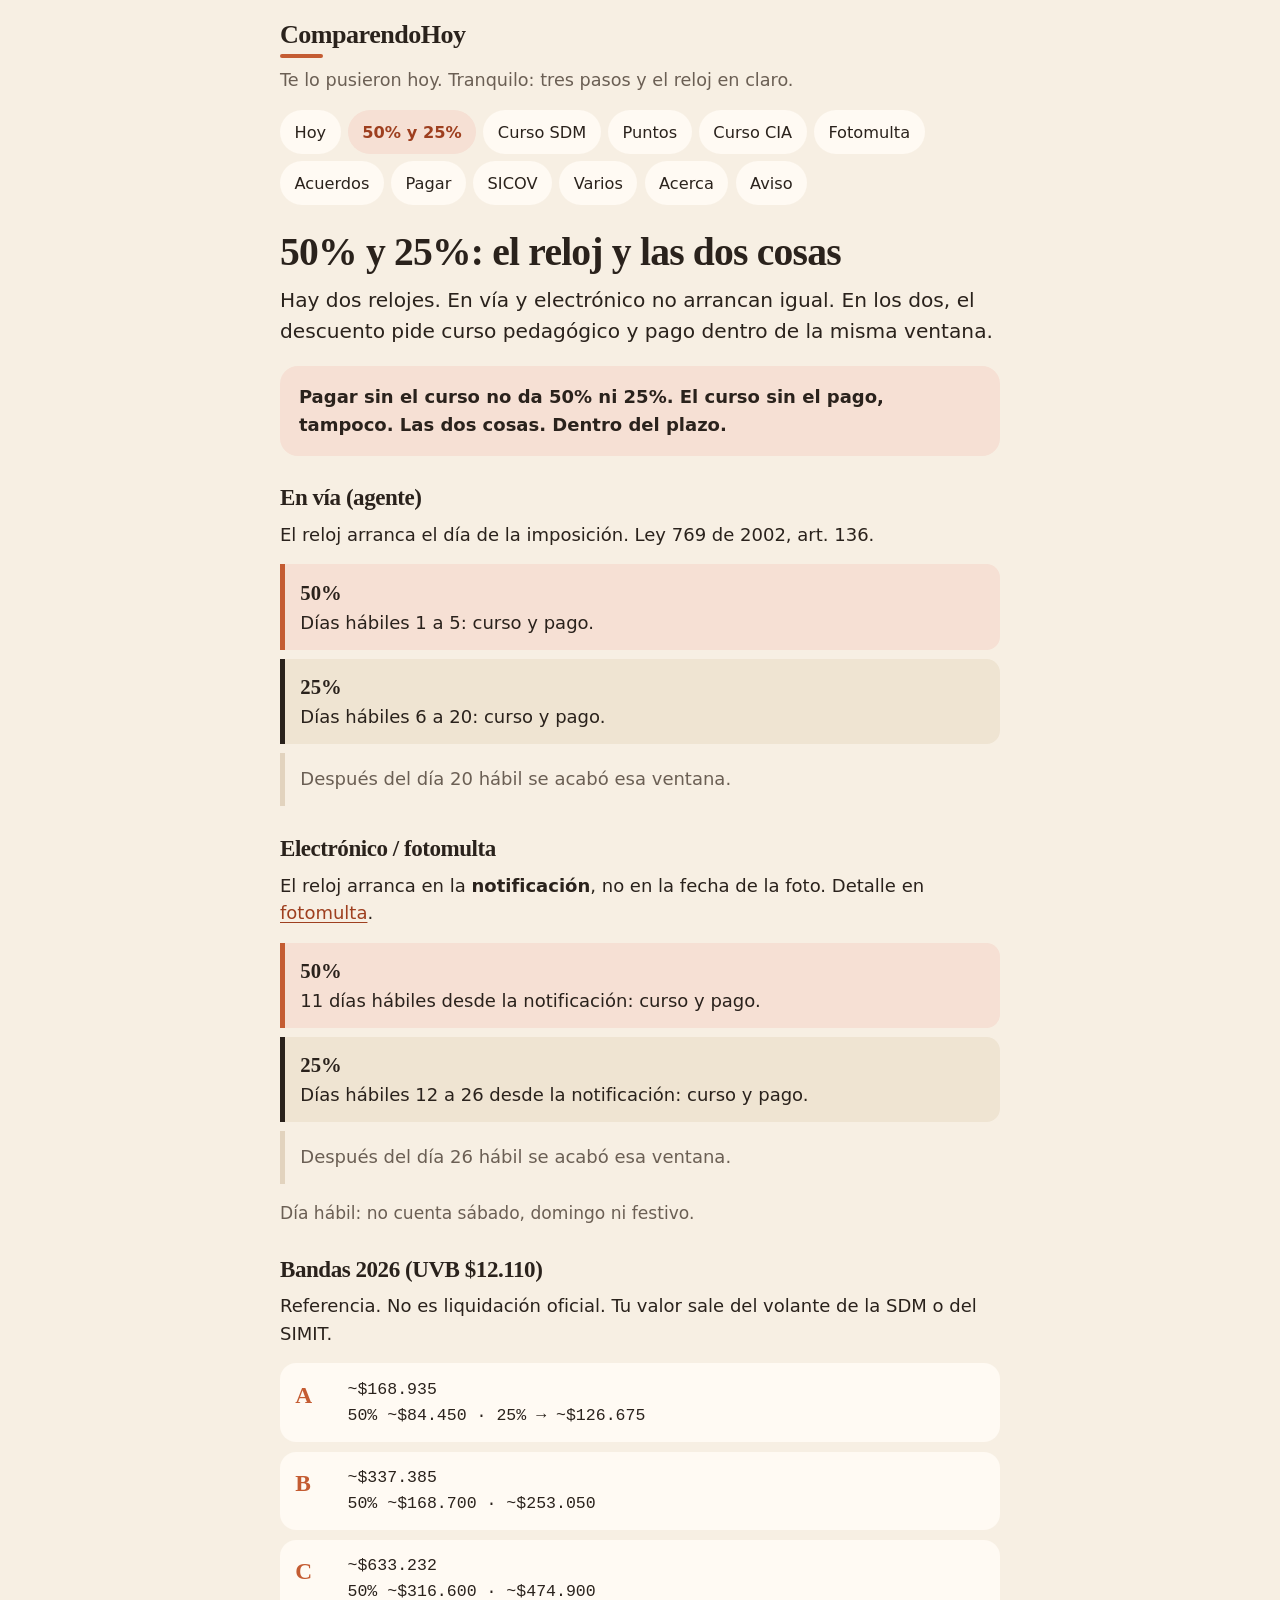
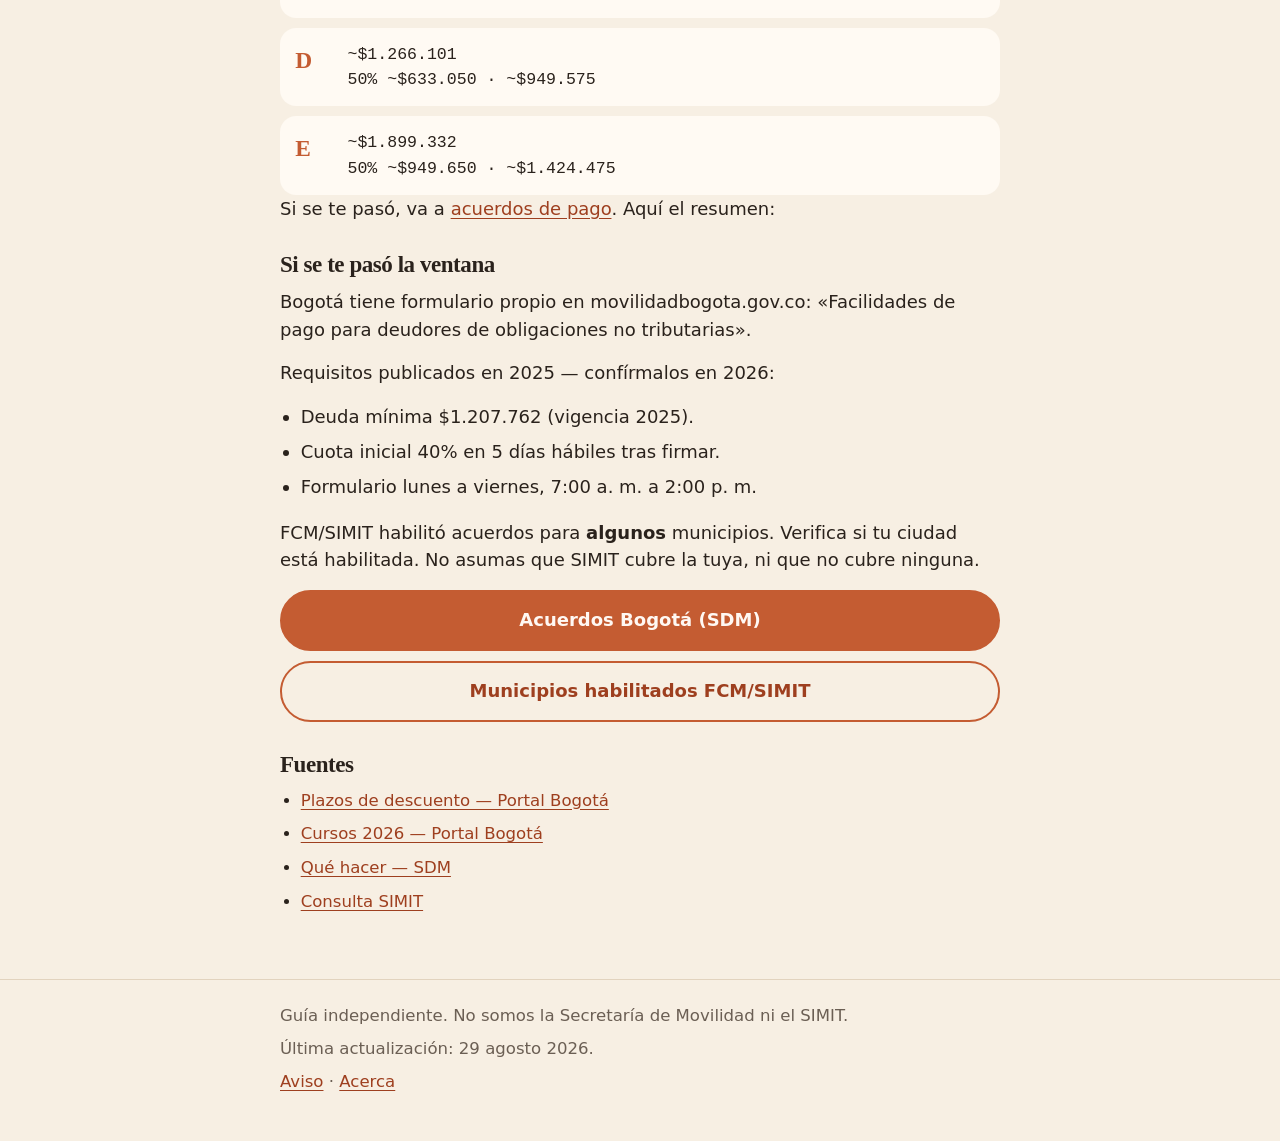
<file: descuento-50-25.html>
<!DOCTYPE html>
<html lang="es">
<head>
  <meta charset="utf-8">
  <meta name="viewport" content="width=device-width, initial-scale=1">
  <title>Descuento 50% y 25% — ComparendoHoy</title>
  <meta name="description" content="Plazos de descuento de comparendos en Bogotá: 50% y 25%, vía y fotomulta. Curso y pago dentro de la ventana.">
  <link rel="stylesheet" href="css/sitio.css">
  <link rel="icon" href="favicon.svg" type="image/svg+xml">
</head>
<body>
  <a class="skip" href="#contenido">Saltar al contenido</a>
  <header class="site-header">
    <div class="wrap">
      <a class="brand" href="index.html">ComparendoHoy</a>
      <p class="tag">Te lo pusieron hoy. Tranquilo: tres pasos y el reloj en claro.</p>
      <nav class="nav" aria-label="Secciones">
      <a href="index.html">Hoy</a>
      <a href="descuento-50-25.html" aria-current="page">50% y 25%</a>
      <a href="curso-pedagogico-sdm.html">Curso SDM</a>
      <a href="puntos-curso-sdm.html">Puntos</a>
      <a href="curso-cia-cuando-si.html">Curso CIA</a>
      <a href="fotomulta.html">Fotomulta</a>
      <a href="acuerdos-de-pago.html">Acuerdos</a>
      <a href="consultar-y-pagar.html">Pagar</a>
      <a href="sicov.html">SICOV</a>
      <a href="varios-comparendos.html">Varios</a>
      <a href="acerca.html">Acerca</a>
      <a href="aviso.html">Aviso</a>
      </nav>
    </div>
  </header>
  <main id="contenido" class="site-main">
    <div class="wrap">
      <h1>50% y 25%: el reloj y las dos cosas</h1>
      <p class="lead">Hay dos relojes. En vía y electrónico no arrancan igual. En los dos, el descuento pide curso pedagógico y pago dentro de la misma ventana.</p>
      <div class="duro">
        <p>Pagar sin el curso no da 50% ni 25%. El curso sin el pago, tampoco. Las dos cosas. Dentro del plazo.</p>
      </div>

      <h2>En vía (agente)</h2>
      <p>El reloj arranca el día de la imposición. Ley 769 de 2002, art. 136.</p>
      <div class="tramos">
        <div class="tramo"><strong>50%</strong> Días hábiles 1 a 5: curso y pago.</div>
        <div class="tramo segundo"><strong>25%</strong> Días hábiles 6 a 20: curso y pago.</div>
        <div class="tramo fuera">Después del día 20 hábil se acabó esa ventana.</div>
      </div>

      <h2>Electrónico / fotomulta</h2>
      <p>El reloj arranca en la <strong>notificación</strong>, no en la fecha de la foto. Detalle en <a href="fotomulta.html">fotomulta</a>.</p>
      <div class="tramos">
        <div class="tramo"><strong>50%</strong> 11 días hábiles desde la notificación: curso y pago.</div>
        <div class="tramo segundo"><strong>25%</strong> Días hábiles 12 a 26 desde la notificación: curso y pago.</div>
        <div class="tramo fuera">Después del día 26 hábil se acabó esa ventana.</div>
      </div>
      <p class="nota">Día hábil: no cuenta sábado, domingo ni festivo.</p>

      <h2>Bandas 2026 (UVB $12.110)</h2>
      <p>Referencia. No es liquidación oficial. Tu valor sale del volante de la SDM o del SIMIT.</p>
      <div class="bandas">
        <div class="banda"><div class="letra">A</div><div class="nums">~$168.935<br>50% ~$84.450 · 25% → ~$126.675</div></div>
        <div class="banda"><div class="letra">B</div><div class="nums">~$337.385<br>50% ~$168.700 · ~$253.050</div></div>
        <div class="banda"><div class="letra">C</div><div class="nums">~$633.232<br>50% ~$316.600 · ~$474.900</div></div>
        <div class="banda"><div class="letra">D</div><div class="nums">~$1.266.101<br>50% ~$633.050 · ~$949.575</div></div>
        <div class="banda"><div class="letra">E</div><div class="nums">~$1.899.332<br>50% ~$949.650 · ~$1.424.475</div></div>
      </div>

      <p>Si se te pasó, va a <a href="acuerdos-de-pago.html">acuerdos de pago</a>. Aquí el resumen:</p>
      <h2>Si se te pasó la ventana</h2>
      <p>Bogotá tiene formulario propio en movilidadbogota.gov.co: «Facilidades de pago para deudores de obligaciones no tributarias».</p>
      <p>Requisitos publicados en 2025 — confírmalos en 2026:</p>
      <ul class="lista">
        <li>Deuda mínima $1.207.762 (vigencia 2025).</li>
        <li>Cuota inicial 40% en 5 días hábiles tras firmar.</li>
        <li>Formulario lunes a viernes, 7:00 a. m. a 2:00 p. m.</li>
      </ul>
      <p>FCM/SIMIT habilitó acuerdos para <strong>algunos</strong> municipios. Verifica si tu ciudad está habilitada. No asumas que SIMIT cubre la tuya, ni que no cubre ninguna.</p>
      <div class="btn-fila">
        <a class="btn" href="https://www.movilidadbogota.gov.co/movilidad-facilita-los-acuerdos-de-pago-tramite-digital-rapido-y-sin-intermediarios">Acuerdos Bogotá (SDM)</a>
        <a class="btn btn-sec" href="https://www.fcm.org.co/acuerdos-de-pago/">Municipios habilitados FCM/SIMIT</a>
      </div>

      <h2>Fuentes</h2>
      <ul class="fuentes lista">
        <li><a href="https://bogota.gov.co/mi-ciudad/movilidad/bogota-plazos-para-obtener-descuentos-en-los-comparendos-de-transito">Plazos de descuento — Portal Bogotá</a></li>
        <li><a href="https://bogota.gov.co/mi-ciudad/movilidad/bogota-amplia-atencion-cursos-pedagogicos-de-multas-transito-2026">Cursos 2026 — Portal Bogotá</a></li>
        <li><a href="https://www.movilidadbogota.gov.co/que-hacer-cuando-le-imponen-un-comparendo">Qué hacer — SDM</a></li>
        <li><a href="https://fcm.org.co/simit">Consulta SIMIT</a></li>
      </ul>

    </div>
  </main>
  <footer class="site-footer">
    <div class="wrap">
      <p>Guía independiente. No somos la Secretaría de Movilidad ni el SIMIT.</p>
      <p>Última actualización: 29 agosto 2026.</p>
      <p><a href="aviso.html">Aviso</a> · <a href="acerca.html">Acerca</a></p>
    </div>
  </footer>
</body>
</html>
</file>
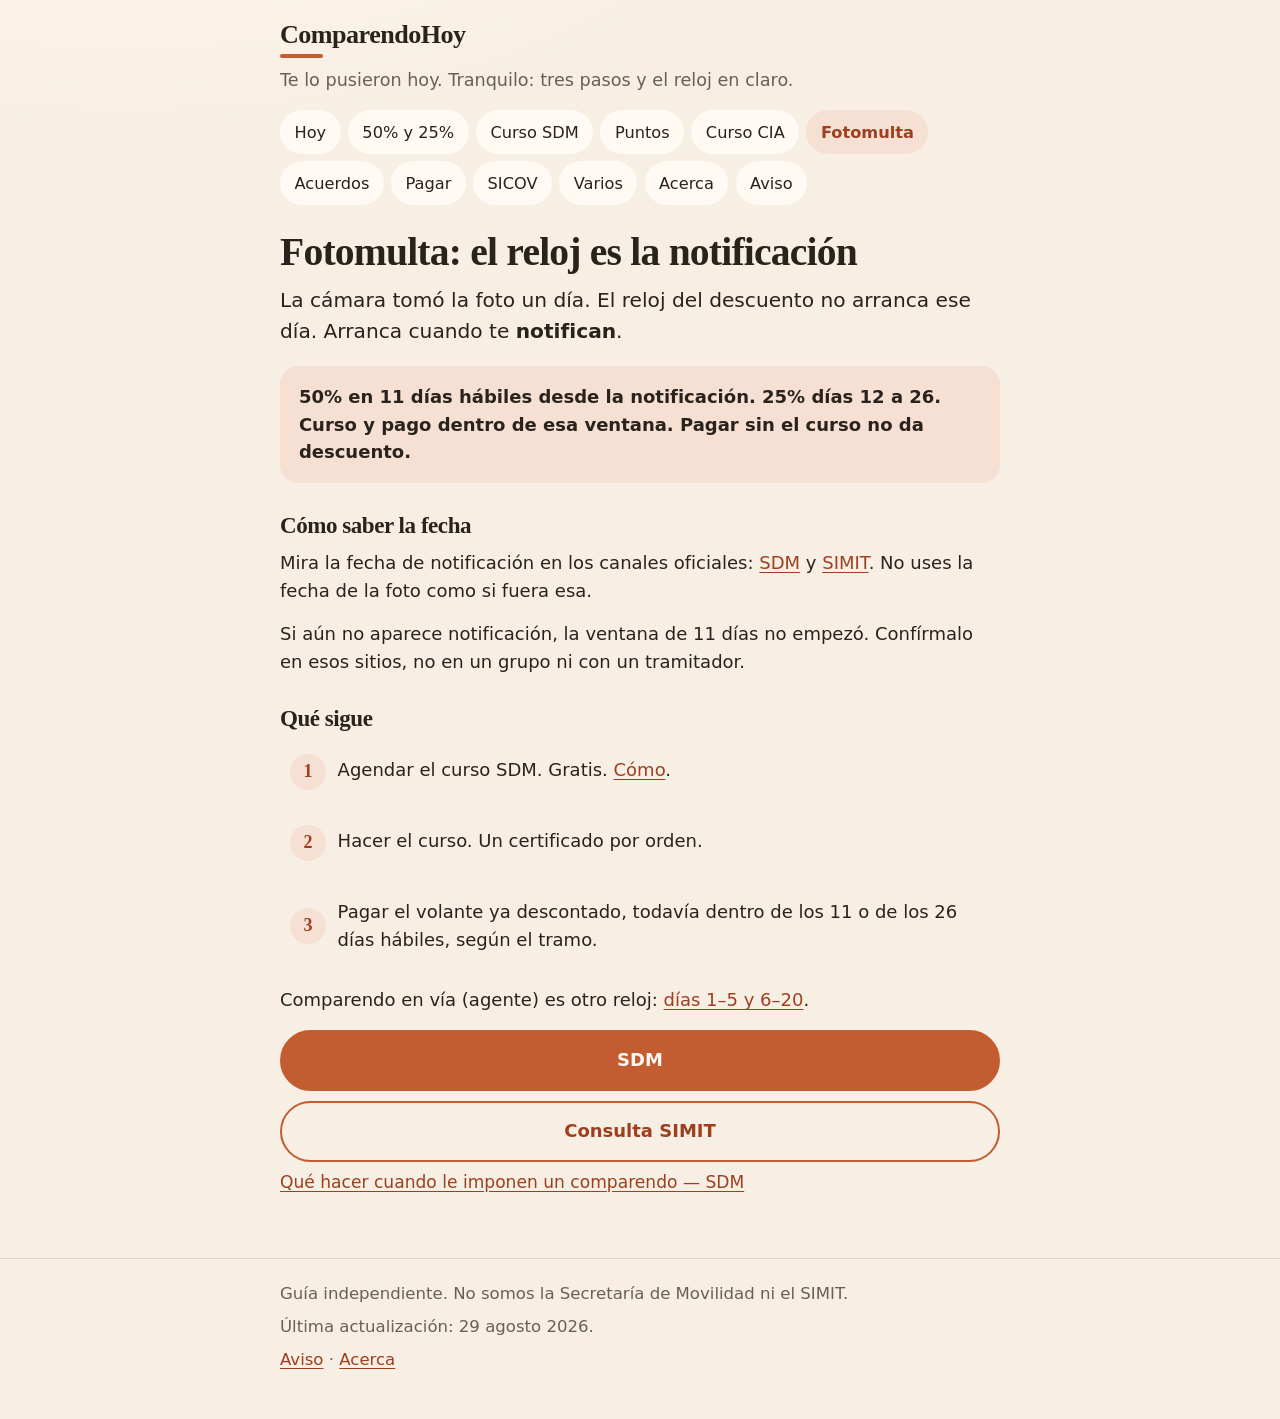
<file: fotomulta.html>
<!DOCTYPE html>
<html lang="es">
<head>
  <meta charset="utf-8">
  <meta name="viewport" content="width=device-width, initial-scale=1">
  <title>Fotomulta: el reloj es la notificación — ComparendoHoy</title>
  <meta name="description" content="En fotomulta el descuento corre desde la notificación, no desde la foto. 11 días hábiles para el 50%.">
  <link rel="stylesheet" href="css/sitio.css">
  <link rel="icon" href="favicon.svg" type="image/svg+xml">
</head>
<body>
  <a class="skip" href="#contenido">Saltar al contenido</a>
  <header class="site-header">
    <div class="wrap">
      <a class="brand" href="index.html">ComparendoHoy</a>
      <p class="tag">Te lo pusieron hoy. Tranquilo: tres pasos y el reloj en claro.</p>
      <nav class="nav" aria-label="Secciones">
      <a href="index.html">Hoy</a>
      <a href="descuento-50-25.html">50% y 25%</a>
      <a href="curso-pedagogico-sdm.html">Curso SDM</a>
      <a href="puntos-curso-sdm.html">Puntos</a>
      <a href="curso-cia-cuando-si.html">Curso CIA</a>
      <a href="fotomulta.html" aria-current="page">Fotomulta</a>
      <a href="acuerdos-de-pago.html">Acuerdos</a>
      <a href="consultar-y-pagar.html">Pagar</a>
      <a href="sicov.html">SICOV</a>
      <a href="varios-comparendos.html">Varios</a>
      <a href="acerca.html">Acerca</a>
      <a href="aviso.html">Aviso</a>
      </nav>
    </div>
  </header>
  <main id="contenido" class="site-main">
    <div class="wrap">
      <h1>Fotomulta: el reloj es la notificación</h1>
      <p class="lead">La cámara tomó la foto un día. El reloj del descuento no arranca ese día. Arranca cuando te <strong>notifican</strong>.</p>
      <div class="duro">
        <p>50% en 11 días hábiles desde la notificación. 25% días 12 a 26. Curso y pago dentro de esa ventana. Pagar sin el curso no da descuento.</p>
      </div>
      <h2>Cómo saber la fecha</h2>
      <p>Mira la fecha de notificación en los canales oficiales: <a href="https://www.movilidadbogota.gov.co/">SDM</a> y <a href="https://fcm.org.co/simit">SIMIT</a>. No uses la fecha de la foto como si fuera esa.</p>
      <p>Si aún no aparece notificación, la ventana de 11 días no empezó. Confírmalo en esos sitios, no en un grupo ni con un tramitador.</p>
      <h2>Qué sigue</h2>
      <ol class="pasos">
        <li>Agendar el curso SDM. Gratis. <a href="curso-pedagogico-sdm.html">Cómo</a>.</li>
        <li>Hacer el curso. Un certificado por orden.</li>
        <li>Pagar el volante ya descontado, todavía dentro de los 11 o de los 26 días hábiles, según el tramo.</li>
      </ol>
      <p>Comparendo en vía (agente) es otro reloj: <a href="descuento-50-25.html">días 1–5 y 6–20</a>.</p>
      <div class="btn-fila">
        <a class="btn" href="https://www.movilidadbogota.gov.co/">SDM</a>
        <a class="btn btn-sec" href="https://fcm.org.co/simit">Consulta SIMIT</a>
      </div>
      <p class="nota"><a href="https://www.movilidadbogota.gov.co/que-hacer-cuando-le-imponen-un-comparendo">Qué hacer cuando le imponen un comparendo — SDM</a></p>

    </div>
  </main>
  <footer class="site-footer">
    <div class="wrap">
      <p>Guía independiente. No somos la Secretaría de Movilidad ni el SIMIT.</p>
      <p>Última actualización: 29 agosto 2026.</p>
      <p><a href="aviso.html">Aviso</a> · <a href="acerca.html">Acerca</a></p>
    </div>
  </footer>
</body>
</html>
</file>
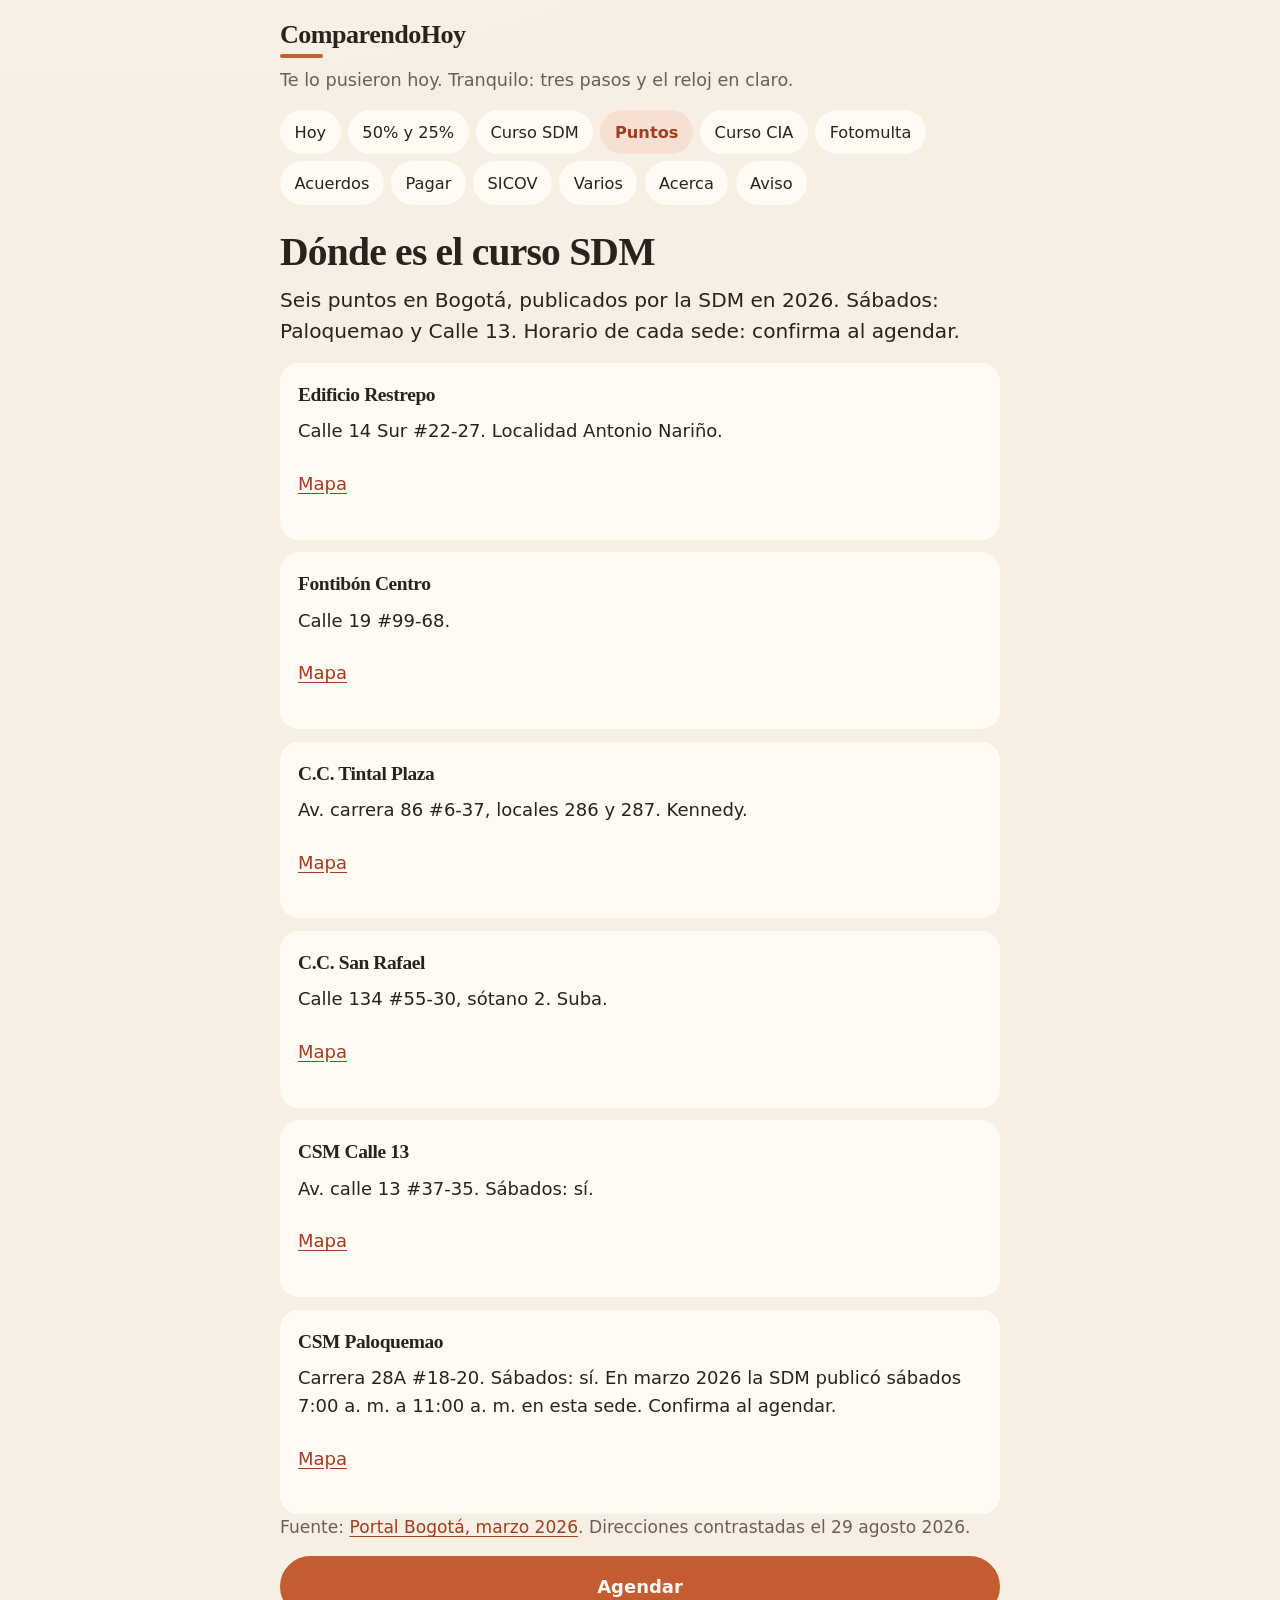
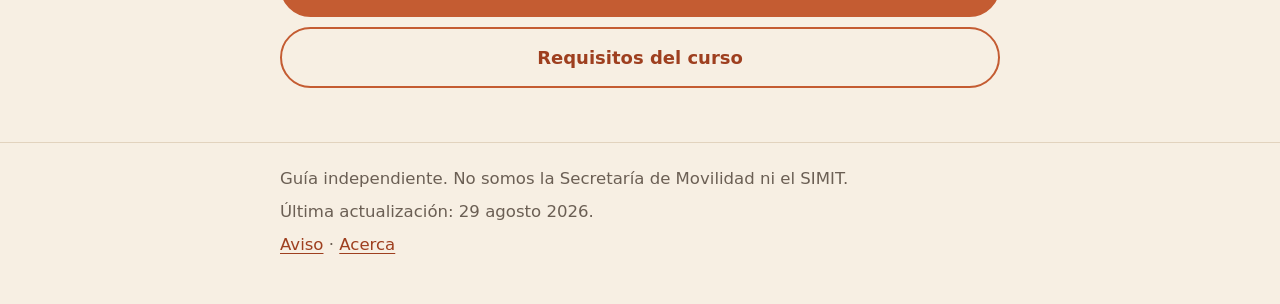
<file: puntos-curso-sdm.html>
<!DOCTYPE html>
<html lang="es">
<head>
  <meta charset="utf-8">
  <meta name="viewport" content="width=device-width, initial-scale=1">
  <title>Puntos del curso SDM — ComparendoHoy</title>
  <meta name="description" content="Seis puntos en Bogotá para el curso pedagógico de comparendos. Sábados en Paloquemao y Calle 13.">
  <link rel="stylesheet" href="css/sitio.css">
  <link rel="icon" href="favicon.svg" type="image/svg+xml">
</head>
<body>
  <a class="skip" href="#contenido">Saltar al contenido</a>
  <header class="site-header">
    <div class="wrap">
      <a class="brand" href="index.html">ComparendoHoy</a>
      <p class="tag">Te lo pusieron hoy. Tranquilo: tres pasos y el reloj en claro.</p>
      <nav class="nav" aria-label="Secciones">
      <a href="index.html">Hoy</a>
      <a href="descuento-50-25.html">50% y 25%</a>
      <a href="curso-pedagogico-sdm.html">Curso SDM</a>
      <a href="puntos-curso-sdm.html" aria-current="page">Puntos</a>
      <a href="curso-cia-cuando-si.html">Curso CIA</a>
      <a href="fotomulta.html">Fotomulta</a>
      <a href="acuerdos-de-pago.html">Acuerdos</a>
      <a href="consultar-y-pagar.html">Pagar</a>
      <a href="sicov.html">SICOV</a>
      <a href="varios-comparendos.html">Varios</a>
      <a href="acerca.html">Acerca</a>
      <a href="aviso.html">Aviso</a>
      </nav>
    </div>
  </header>
  <main id="contenido" class="site-main">
    <div class="wrap">
      <h1>Dónde es el curso SDM</h1>
      <p class="lead">Seis puntos en Bogotá, publicados por la SDM en 2026. Sábados: Paloquemao y Calle 13. Horario de cada sede: confirma al agendar.</p>
      <div class="puntos">
        <article class="punto">
          <h3>Edificio Restrepo</h3>
          <p>Calle 14 Sur #22-27. Localidad Antonio Nariño.</p>
          <p><a href="https://www.google.com/maps/search/?api=1&amp;query=Edificio+Restrepo+Calle+14+Sur+22-27+Bogot%C3%A1">Mapa</a></p>
        </article>
        <article class="punto">
          <h3>Fontibón Centro</h3>
          <p>Calle 19 #99-68.</p>
          <p><a href="https://www.google.com/maps/search/?api=1&amp;query=Calle+19+%2399-68+Fontib%C3%B3n+Bogot%C3%A1">Mapa</a></p>
        </article>
        <article class="punto">
          <h3>C.C. Tintal Plaza</h3>
          <p>Av. carrera 86 #6-37, locales 286 y 287. Kennedy.</p>
          <p><a href="https://www.google.com/maps/search/?api=1&amp;query=Tintal+Plaza+Av+carrera+86+6-37+Bogot%C3%A1">Mapa</a></p>
        </article>
        <article class="punto">
          <h3>C.C. San Rafael</h3>
          <p>Calle 134 #55-30, sótano 2. Suba.</p>
          <p><a href="https://www.google.com/maps/search/?api=1&amp;query=C.C.+San+Rafael+Calle+134+55-30+Bogot%C3%A1">Mapa</a></p>
        </article>
        <article class="punto">
          <h3>CSM Calle 13</h3>
          <p>Av. calle 13 #37-35. Sábados: sí.</p>
          <p><a href="https://www.google.com/maps/search/?api=1&amp;query=Centro+Servicios+Movilidad+Calle+13+37-35+Bogot%C3%A1">Mapa</a></p>
        </article>
        <article class="punto">
          <h3>CSM Paloquemao</h3>
          <p>Carrera 28A #18-20. Sábados: sí. En marzo 2026 la SDM publicó sábados 7:00 a. m. a 11:00 a. m. en esta sede. Confirma al agendar.</p>
          <p><a href="https://www.google.com/maps/search/?api=1&amp;query=Centro+Servicios+Movilidad+Paloquemao+Carrera+28A+18-20+Bogot%C3%A1">Mapa</a></p>
        </article>
      </div>
      <p class="nota">Fuente: <a href="https://bogota.gov.co/mi-ciudad/movilidad/bogota-amplia-atencion-cursos-pedagogicos-de-multas-transito-2026">Portal Bogotá, marzo 2026</a>. Direcciones contrastadas el 29 agosto 2026.</p>
      <div class="btn-fila">
        <a class="btn" href="https://www.movilidadbogota.gov.co/">Agendar</a>
        <a class="btn btn-sec" href="curso-pedagogico-sdm.html">Requisitos del curso</a>
      </div>

    </div>
  </main>
  <footer class="site-footer">
    <div class="wrap">
      <p>Guía independiente. No somos la Secretaría de Movilidad ni el SIMIT.</p>
      <p>Última actualización: 29 agosto 2026.</p>
      <p><a href="aviso.html">Aviso</a> · <a href="acerca.html">Acerca</a></p>
    </div>
  </footer>
</body>
</html>
</file>
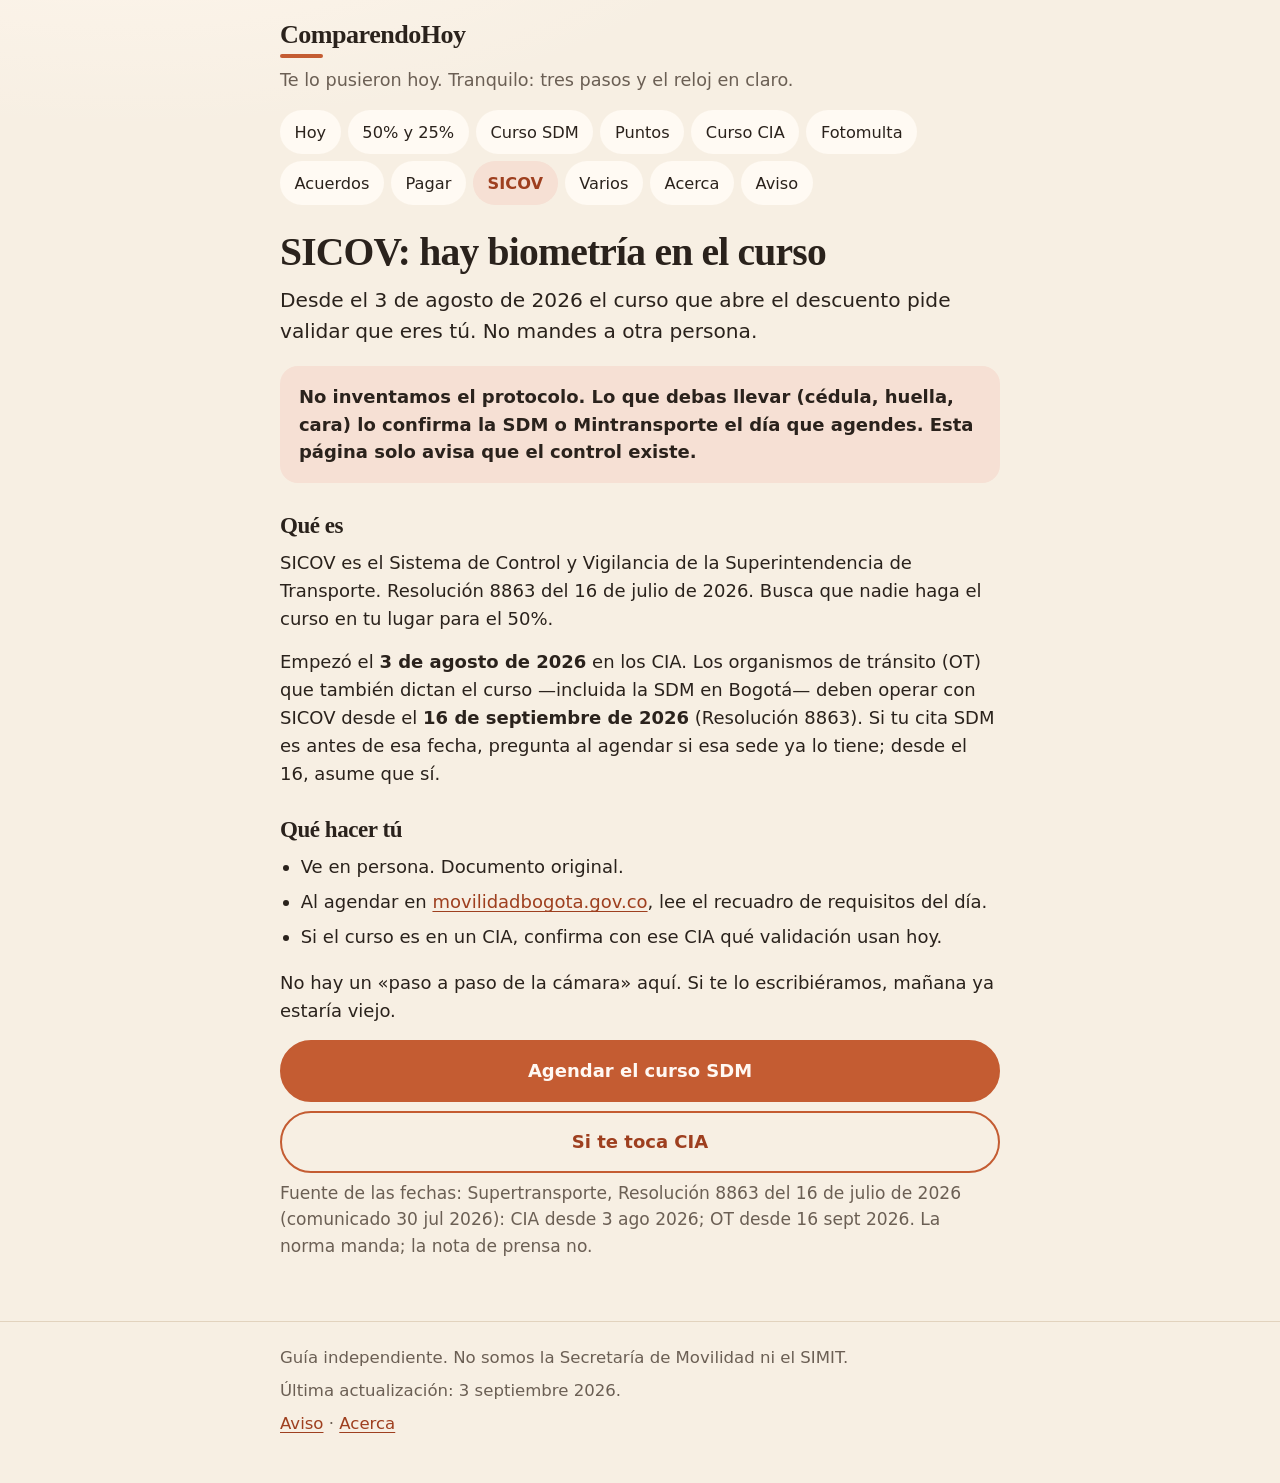
<file: sicov.html>
<!DOCTYPE html>
<html lang="es">
<head>
  <meta charset="utf-8">
  <meta name="viewport" content="width=device-width, initial-scale=1">
  <title>SICOV y biometría — ComparendoHoy</title>
  <meta name="description" content="SICOV: CIA desde el 3 de agosto; organismos de tránsito (incluida la SDM) desde el 16 de septiembre de 2026. Ve en persona al curso.">
  <link rel="stylesheet" href="css/sitio.css">
  <link rel="icon" href="favicon.svg" type="image/svg+xml">
</head>
<body>
  <a class="skip" href="#contenido">Saltar al contenido</a>
  <header class="site-header">
    <div class="wrap">
      <a class="brand" href="index.html">ComparendoHoy</a>
      <p class="tag">Te lo pusieron hoy. Tranquilo: tres pasos y el reloj en claro.</p>
      <nav class="nav" aria-label="Secciones">
      <a href="index.html">Hoy</a>
      <a href="descuento-50-25.html">50% y 25%</a>
      <a href="curso-pedagogico-sdm.html">Curso SDM</a>
      <a href="puntos-curso-sdm.html">Puntos</a>
      <a href="curso-cia-cuando-si.html">Curso CIA</a>
      <a href="fotomulta.html">Fotomulta</a>
      <a href="acuerdos-de-pago.html">Acuerdos</a>
      <a href="consultar-y-pagar.html">Pagar</a>
      <a href="sicov.html" aria-current="page">SICOV</a>
      <a href="varios-comparendos.html">Varios</a>
      <a href="acerca.html">Acerca</a>
      <a href="aviso.html">Aviso</a>
      </nav>
    </div>
  </header>
  <main id="contenido" class="site-main">
    <div class="wrap">
      <h1>SICOV: hay biometría en el curso</h1>
      <p class="lead">Desde el 3 de agosto de 2026 el curso que abre el descuento pide validar que eres tú. No mandes a otra persona.</p>
      <div class="duro">
        <p>No inventamos el protocolo. Lo que debas llevar (cédula, huella, cara) lo confirma la SDM o Mintransporte el día que agendes. Esta página solo avisa que el control existe.</p>
      </div>

      <h2>Qué es</h2>
      <p>SICOV es el Sistema de Control y Vigilancia de la Superintendencia de Transporte. Resolución 8863 del 16 de julio de 2026. Busca que nadie haga el curso en tu lugar para el 50%.</p>
      <p>Empezó el <strong>3 de agosto de 2026</strong> en los CIA. Los organismos de tránsito (OT) que también dictan el curso —incluida la SDM en Bogotá— deben operar con SICOV desde el <strong>16 de septiembre de 2026</strong> (Resolución 8863). Si tu cita SDM es antes de esa fecha, pregunta al agendar si esa sede ya lo tiene; desde el 16, asume que sí.</p>

      <h2>Qué hacer tú</h2>
      <ul class="lista">
        <li>Ve en persona. Documento original.</li>
        <li>Al agendar en <a href="https://www.movilidadbogota.gov.co/">movilidadbogota.gov.co</a>, lee el recuadro de requisitos del día.</li>
        <li>Si el curso es en un CIA, confirma con ese CIA qué validación usan hoy.</li>
      </ul>
      <p>No hay un «paso a paso de la cámara» aquí. Si te lo escribiéramos, mañana ya estaría viejo.</p>
      <div class="btn-fila">
        <a class="btn" href="curso-pedagogico-sdm.html">Agendar el curso SDM</a>
        <a class="btn btn-sec" href="curso-cia-cuando-si.html">Si te toca CIA</a>
      </div>
      <p class="nota">Fuente de las fechas: Supertransporte, Resolución 8863 del 16 de julio de 2026 (comunicado 30 jul 2026): CIA desde 3 ago 2026; OT desde 16 sept 2026. La norma manda; la nota de prensa no.</p>
    </div>
  </main>
  <footer class="site-footer">
    <div class="wrap">
      <p>Guía independiente. No somos la Secretaría de Movilidad ni el SIMIT.</p>
      <p>Última actualización: 3 septiembre 2026.</p>
      <p><a href="aviso.html">Aviso</a> · <a href="acerca.html">Acerca</a></p>
    </div>
  </footer>
</body>
</html>
</file>
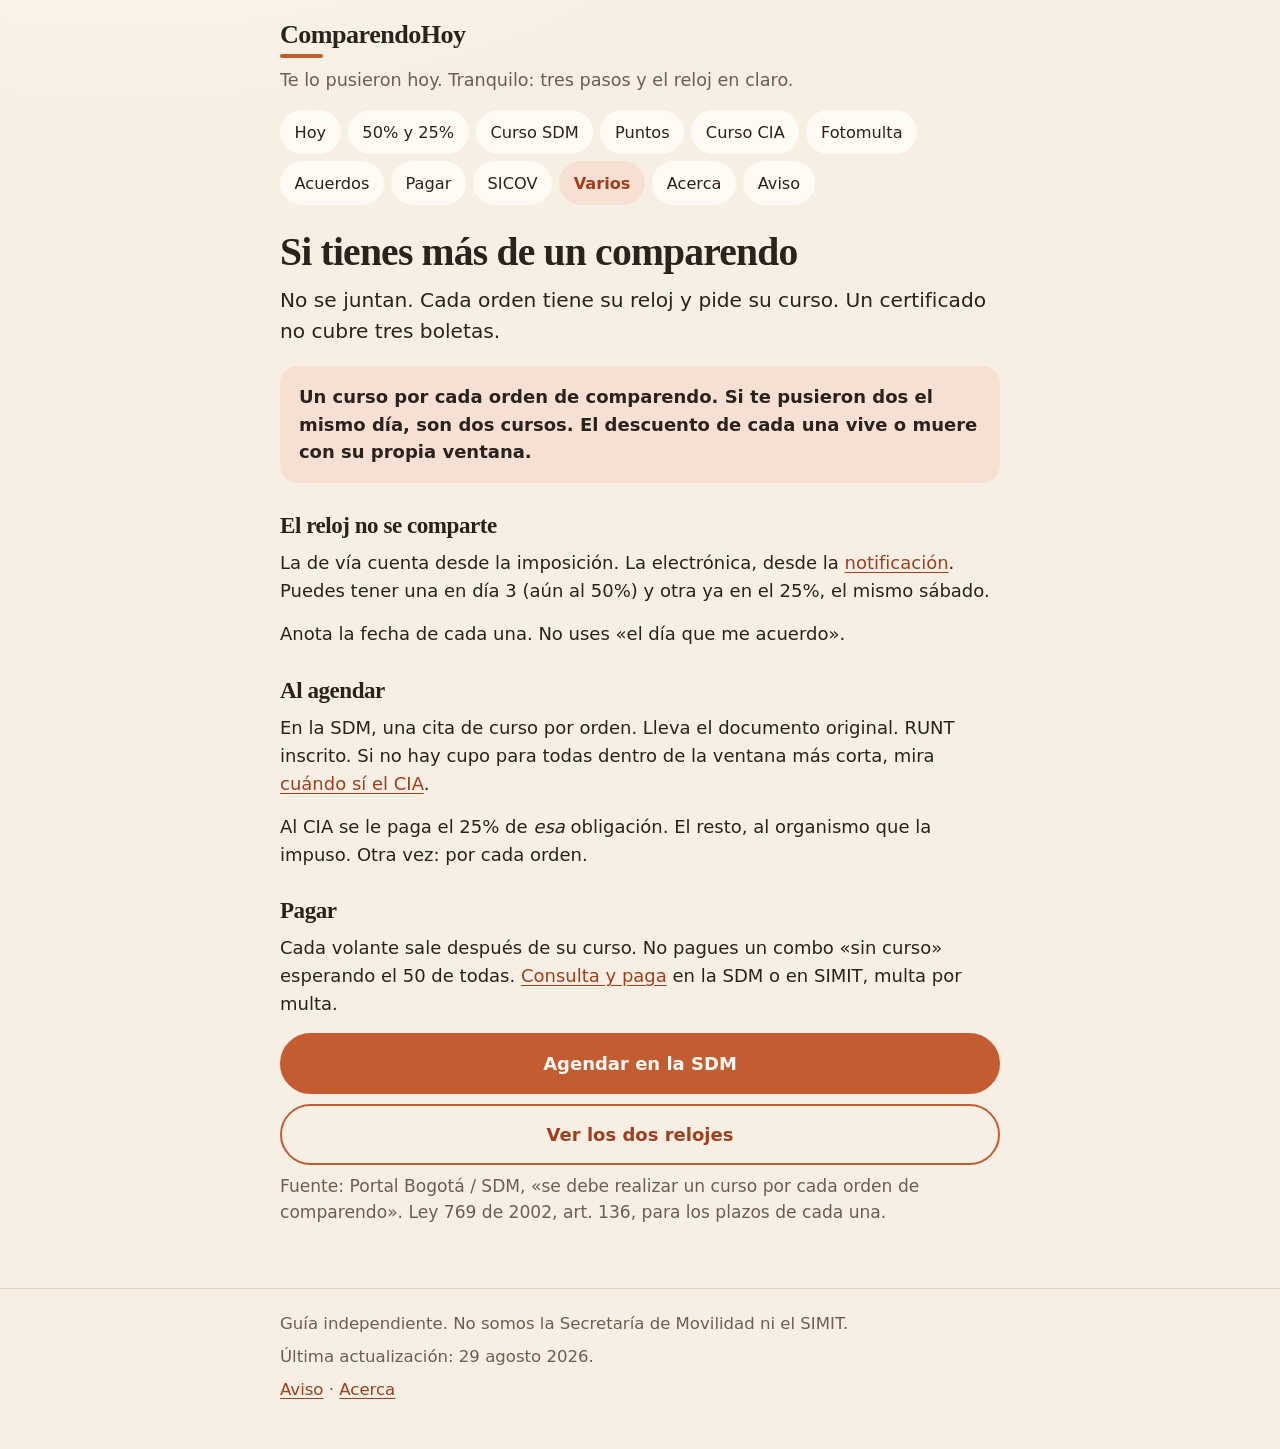
<file: varios-comparendos.html>
<!DOCTYPE html>
<html lang="es">
<head>
  <meta charset="utf-8">
  <meta name="viewport" content="width=device-width, initial-scale=1">
  <title>Varios comparendos — ComparendoHoy</title>
  <meta name="description" content="Un curso pedagógico por cada orden de comparendo. Cada multa tiene su propio reloj.">
  <link rel="stylesheet" href="css/sitio.css">
  <link rel="icon" href="favicon.svg" type="image/svg+xml">
</head>
<body>
  <a class="skip" href="#contenido">Saltar al contenido</a>
  <header class="site-header">
    <div class="wrap">
      <a class="brand" href="index.html">ComparendoHoy</a>
      <p class="tag">Te lo pusieron hoy. Tranquilo: tres pasos y el reloj en claro.</p>
      <nav class="nav" aria-label="Secciones">
      <a href="index.html">Hoy</a>
      <a href="descuento-50-25.html">50% y 25%</a>
      <a href="curso-pedagogico-sdm.html">Curso SDM</a>
      <a href="puntos-curso-sdm.html">Puntos</a>
      <a href="curso-cia-cuando-si.html">Curso CIA</a>
      <a href="fotomulta.html">Fotomulta</a>
      <a href="acuerdos-de-pago.html">Acuerdos</a>
      <a href="consultar-y-pagar.html">Pagar</a>
      <a href="sicov.html">SICOV</a>
      <a href="varios-comparendos.html" aria-current="page">Varios</a>
      <a href="acerca.html">Acerca</a>
      <a href="aviso.html">Aviso</a>
      </nav>
    </div>
  </header>
  <main id="contenido" class="site-main">
    <div class="wrap">
      <h1>Si tienes más de un comparendo</h1>
      <p class="lead">No se juntan. Cada orden tiene su reloj y pide su curso. Un certificado no cubre tres boletas.</p>
      <div class="duro">
        <p>Un curso por cada orden de comparendo. Si te pusieron dos el mismo día, son dos cursos. El descuento de cada una vive o muere con su propia ventana.</p>
      </div>

      <h2>El reloj no se comparte</h2>
      <p>La de vía cuenta desde la imposición. La electrónica, desde la <a href="fotomulta.html">notificación</a>. Puedes tener una en día 3 (aún al 50%) y otra ya en el 25%, el mismo sábado.</p>
      <p>Anota la fecha de cada una. No uses «el día que me acuerdo».</p>

      <h2>Al agendar</h2>
      <p>En la SDM, una cita de curso por orden. Lleva el documento original. RUNT inscrito. Si no hay cupo para todas dentro de la ventana más corta, mira <a href="curso-cia-cuando-si.html">cuándo sí el CIA</a>.</p>
      <p>Al CIA se le paga el 25% de <em>esa</em> obligación. El resto, al organismo que la impuso. Otra vez: por cada orden.</p>

      <h2>Pagar</h2>
      <p>Cada volante sale después de su curso. No pagues un combo «sin curso» esperando el 50 de todas. <a href="consultar-y-pagar.html">Consulta y paga</a> en la SDM o en SIMIT, multa por multa.</p>
      <div class="btn-fila">
        <a class="btn" href="https://www.movilidadbogota.gov.co/">Agendar en la SDM</a>
        <a class="btn btn-sec" href="descuento-50-25.html">Ver los dos relojes</a>
      </div>
      <p class="nota">Fuente: Portal Bogotá / SDM, «se debe realizar un curso por cada orden de comparendo». Ley 769 de 2002, art. 136, para los plazos de cada una.</p>
    </div>
  </main>
  <footer class="site-footer">
    <div class="wrap">
      <p>Guía independiente. No somos la Secretaría de Movilidad ni el SIMIT.</p>
      <p>Última actualización: 29 agosto 2026.</p>
      <p><a href="aviso.html">Aviso</a> · <a href="acerca.html">Acerca</a></p>
    </div>
  </footer>
</body>
</html>
</file>
<file: css/sitio.css>
/* ComparendoHoy — recibo de café, no ventanilla. */
:root {
  --paper: #f7efe3;
  --paper-2: #efe4d2;
  --ink: #2a221c;
  --muted: #6b5f54;
  --rule: #e2d3be;
  --stamp: #c45c32;
  --stamp-deep: #9e3f1f;
  --stamp-soft: #f6e0d4;
  --cream: #fffaf3;
  --max: 40rem;
  --tap: 3.4rem;
  --rad: 1rem;
  --sans: "Avenir Next", Avenir, "Segoe UI", "Helvetica Neue", ui-sans-serif, system-ui, sans-serif;
  --serif: "Iowan Old Style", Palatino, Georgia, serif;
}

*, *::before, *::after { box-sizing: border-box; }

html {
  font-size: 112.5%;
  scroll-behavior: smooth;
}

body {
  margin: 0;
  color: var(--ink);
  background:
    radial-gradient(1200px 500px at 10% -10%, #fff7ee 0%, transparent 55%),
    var(--paper);
  font-family: var(--sans);
  line-height: 1.55;
}

a {
  color: var(--stamp-deep);
  text-underline-offset: 0.18em;
}

a:hover { text-decoration-thickness: 2px; }

a:focus-visible,
button:focus-visible {
  outline: 3px solid var(--stamp);
  outline-offset: 3px;
}

.skip {
  position: absolute;
  left: 0.75rem;
  top: -4rem;
  background: var(--ink);
  color: var(--paper);
  padding: 0.5rem 0.85rem;
  border-radius: 999px;
  z-index: 20;
}
.skip:focus { top: 0.75rem; }

.wrap {
  width: min(100% - 1.7rem, var(--max));
  margin-inline: auto;
}

.site-header {
  padding: 1.15rem 0 0.95rem;
  background: transparent;
}

.brand {
  display: inline-block;
  font-family: var(--serif);
  font-weight: 700;
  font-size: 1.45rem;
  letter-spacing: -0.02em;
  color: var(--ink);
  text-decoration: none;
  line-height: 1.1;
}

.brand::after {
  content: "";
  display: block;
  width: 2.4rem;
  height: 4px;
  margin-top: 0.28rem;
  background: var(--stamp);
  border-radius: 99px;
}

.tag {
  margin: 0.45rem 0 0.9rem;
  color: var(--muted);
  font-size: 0.98rem;
}

.nav {
  display: flex;
  flex-wrap: wrap;
  gap: 0.4rem;
}

.nav a {
  display: inline-flex;
  align-items: center;
  min-height: 2.45rem;
  padding: 0.2rem 0.75rem;
  color: var(--ink);
  text-decoration: none;
  border: 1px solid transparent;
  background: var(--cream);
  border-radius: 999px;
  font-size: 0.9rem;
}

.nav a[aria-current="page"] {
  background: var(--stamp-soft);
  color: var(--stamp-deep);
  font-weight: 650;
}

.site-main {
  padding: 0.4rem 0 2.6rem;
}

h1, h2, h3 {
  font-family: var(--serif);
  font-weight: 700;
  letter-spacing: -0.02em;
}

h1 {
  font-size: 1.95rem;
  line-height: 1.15;
  margin: 0 0 0.55rem;
}

h2 {
  font-size: 1.28rem;
  line-height: 1.25;
  margin: 1.55rem 0 0.5rem;
}

h3 {
  font-size: 1.08rem;
  margin: 1.1rem 0 0.4rem;
}

p { margin: 0 0 0.85rem; }

.lead {
  font-size: 1.12rem;
  color: var(--ink);
}

.pregunta {
  font-size: 1.5rem;
  line-height: 1.2;
  margin: 1.25rem 0 0.85rem;
}

.reloj-titulo {
  margin: 0 0 0.45rem;
  font-size: 1.2rem;
  letter-spacing: -0.01em;
  text-transform: none;
}

.duro {
  border: 0;
  background: var(--stamp-soft);
  padding: 0.95rem 1.05rem;
  margin: 1rem 0 1.2rem;
  border-radius: var(--rad);
}

.duro p { margin: 0; font-weight: 650; }

.nota {
  color: var(--muted);
  font-size: 0.95rem;
}

.ramas {
  display: grid;
  gap: 0.7rem;
  margin: 0.35rem 0 1.15rem;
}

.rama-btn {
  appearance: none;
  width: 100%;
  min-height: var(--tap);
  padding: 0.95rem 1.05rem;
  font: inherit;
  font-size: 1.05rem;
  font-weight: 650;
  text-align: left;
  color: var(--ink);
  background: var(--cream);
  border: 2px solid var(--rule);
  border-radius: 1.15rem;
  cursor: pointer;
  box-shadow: 0 1px 0 rgba(42, 34, 28, 0.04);
}

.rama-btn[aria-pressed="true"] {
  background: var(--stamp);
  border-color: var(--stamp);
  color: #fff8f3;
}

.rama-btn-ghost {
  background: transparent;
  color: var(--ink);
}

.rama {
  border: 0;
  padding: 1.05rem 1.05rem 1.15rem;
  margin: 0 0 1.15rem;
  background: var(--cream);
  border-radius: 1.2rem;
}

.tramos {
  display: grid;
  gap: 0.5rem;
  margin: 0.7rem 0 0.9rem;
}

.tramo {
  padding: 0.7rem 0.85rem;
  border-left: 5px solid var(--stamp);
  background: var(--stamp-soft);
  border-radius: 0 0.75rem 0.75rem 0;
}

.tramo.segundo {
  border-left-color: var(--ink);
  background: var(--paper-2);
}

.tramo.fuera {
  border-left-color: var(--rule);
  background: transparent;
  color: var(--muted);
}

.tramo strong { display: block; font-family: var(--serif); font-size: 1.15rem; }

.pasos {
  list-style: none;
  padding: 0;
  margin: 0.4rem 0 1rem;
  counter-reset: paso;
}

.pasos li {
  counter-increment: paso;
  position: relative;
  padding: 0.8rem 0.9rem 0.8rem 3.2rem;
  margin: 0 0 0.55rem;
  border: 0;
  background: var(--paper);
  border-radius: 0.9rem;
  min-height: var(--tap);
}

.pasos li::before {
  content: counter(paso);
  position: absolute;
  left: 0.55rem;
  top: 50%;
  transform: translateY(-50%);
  width: 2rem;
  height: 2rem;
  display: flex;
  align-items: center;
  justify-content: center;
  background: var(--stamp-soft);
  color: var(--stamp-deep);
  font-weight: 700;
  font-family: var(--serif);
  border-radius: 50%;
}

.btn-fila {
  display: grid;
  gap: 0.55rem;
  margin: 0.85rem 0 0.4rem;
}

.btn {
  display: flex;
  align-items: center;
  justify-content: center;
  min-height: var(--tap);
  padding: 0.7rem 1rem;
  text-align: center;
  text-decoration: none;
  font-weight: 650;
  border: 2px solid var(--stamp);
  background: var(--stamp);
  color: #fff8f3;
  border-radius: 999px;
}

.btn-sec {
  background: transparent;
  color: var(--stamp-deep);
}

.lista {
  margin: 0 0 1rem;
  padding-left: 1.15rem;
}

.lista li { margin: 0 0 0.4rem; }

.puntos {
  display: grid;
  gap: 0.7rem;
}

.punto {
  border: 0;
  padding: 0.95rem 1rem;
  background: var(--cream);
  border-radius: 1.05rem;
}

.punto h3 { margin-top: 0; }

.punto a {
  display: inline-flex;
  align-items: center;
  min-height: 2.6rem;
}

.bandas {
  display: grid;
  gap: 0.55rem;
}

.banda {
  display: grid;
  grid-template-columns: 2.2rem 1fr;
  gap: 0.15rem 0.7rem;
  border: 0;
  padding: 0.75rem 0.85rem;
  background: var(--cream);
  border-radius: 0.9rem;
}

.banda .letra {
  font-family: var(--serif);
  font-weight: 700;
  font-size: 1.3rem;
  color: var(--stamp);
}

.nums {
  font-variant-numeric: tabular-nums;
  font-family: ui-monospace, "Cascadia Mono", "Segoe UI Mono", Consolas, "Courier New", monospace;
  font-size: 0.92rem;
}

.fuentes {
  font-size: 0.92rem;
}

.fuentes li { margin-bottom: 0.45rem; }

.aviso-ns {
  background: var(--cream);
  padding: 0.75rem 0.9rem;
  margin: 0 0 1rem;
  border-radius: 0.85rem;
}

.site-footer {
  border-top: 1px solid var(--rule);
  padding: 1.25rem 0 2.2rem;
  font-size: 0.92rem;
  color: var(--muted);
}

.site-footer p { margin: 0 0 0.4rem; }

.sello {
  display: inline-block;
  border: 0;
  color: var(--stamp-deep);
  background: var(--stamp-soft);
  font-weight: 650;
  letter-spacing: 0;
  text-transform: none;
  font-size: 0.88rem;
  padding: 0.28rem 0.7rem;
  border-radius: 999px;
  transform: none;
  margin: 0 0 0.85rem;
}

hr.corte {
  border: 0;
  border-top: 1px dashed var(--rule);
  margin: 1.4rem 0;
}

@media (min-width: 640px) {
  h1 { font-size: 2.2rem; }
  .pregunta { font-size: 1.7rem; }
  .ramas { grid-template-columns: 1fr 1fr; }
}
</file>
